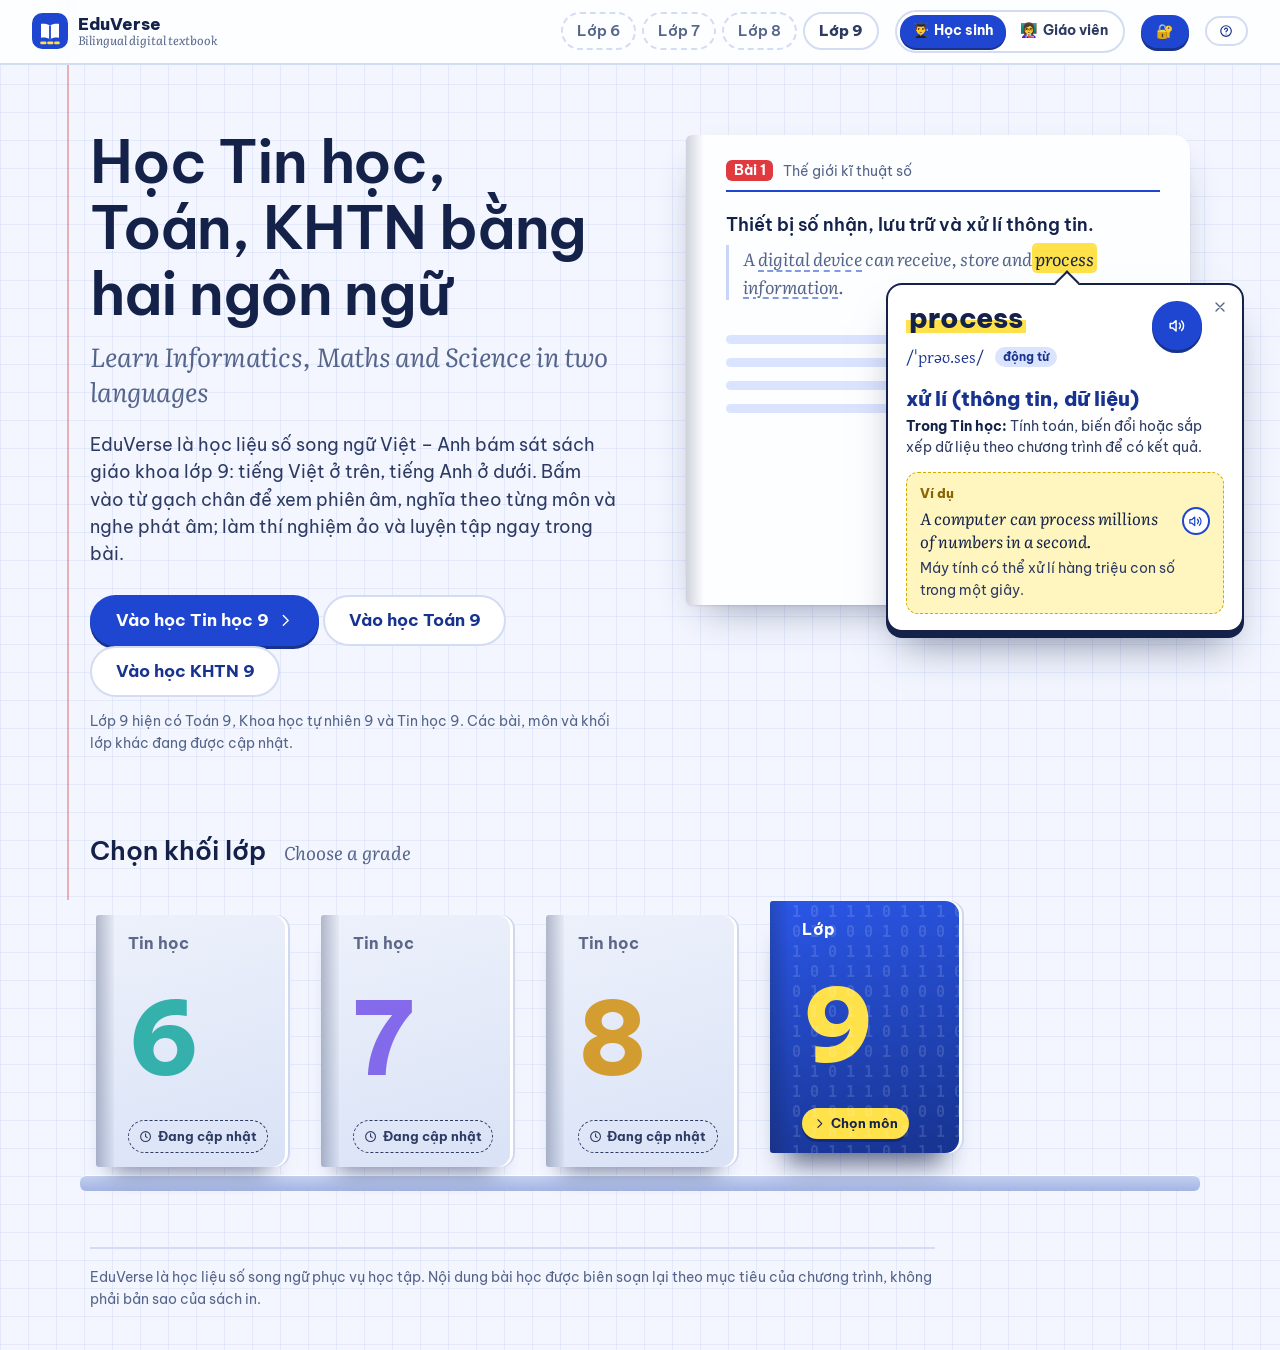
<file: index.html>
<!doctype html>
<html lang="vi">
<head>
  <meta charset="utf-8">
  <meta name="viewport" content="width=device-width, initial-scale=1">
  <title>EduVerse – Học liệu số song ngữ Việt – Anh</title>
  <meta name="description" content="EduVerse – học liệu số song ngữ Việt – Anh cho Tin học, Toán và Khoa học tự nhiên lớp 9: bấm vào thuật ngữ để xem phiên âm, nghĩa theo từng môn và nghe phát âm; có thí nghiệm ảo và luyện tập.">
  <meta name="theme-color" content="#1f46d0">
  <link rel="icon" href="data:image/svg+xml,%3Csvg xmlns='http://www.w3.org/2000/svg' viewBox='0 0 32 32'%3E%3Crect width='32' height='32' rx='9' fill='%231f46d0'/%3E%3Cpath d='M16 11.2c-2-1.5-4.8-2-8-1.6v12.4c3.2-.4 6 .1 8 1.6 2-1.5 4.8-2 8-1.6V9.6c-3.2-.4-6 .1-8 1.6z' fill='white'/%3E%3Cpath d='M8.5 26.6h15' stroke='%23ffe24a' stroke-width='2.4' stroke-linecap='round' stroke-dasharray='3.2 3'/%3E%3C/svg%3E">

  <!-- Phông chữ lấy từ Google Fonts khi có mạng; mất mạng thì tự dùng phông có sẵn trong máy (Segoe UI, Georgia…). -->
  <link rel="preconnect" href="https://fonts.googleapis.com">
  <link rel="preconnect" href="https://fonts.gstatic.com" crossorigin>
  <link href="https://fonts.googleapis.com/css2?family=Be+Vietnam+Pro:wght@400;500;600;700;800&family=Gentium+Plus:ital,wght@0,400;0,700;1,400&family=Literata:ital,wght@0,400;0,600;1,400;1,500&display=swap" rel="stylesheet">

  <link rel="stylesheet" href="css/styles.css">
</head>
<body>
  <a class="skip-link" href="#main">Bỏ qua, đến nội dung chính</a>

  <!-- Toàn bộ màn hình (trang chủ, danh sách bài, trang sách) được dựng vào đây bằng js/app.js -->
  <div id="app"></div>

  <!-- Popup từ vựng dùng chung -->
  <div id="vpop" class="vpop" role="dialog" aria-modal="false" aria-labelledby="vpop-title" hidden></div>

  <!-- Thông báo ngắn -->
  <div id="toast" class="toast" role="status" aria-live="polite"></div>

  <!-- Hộp thoại "Cách dùng". Biểu tượng [data-ico] được app.js chèn vào lúc khởi động. -->
  <dialog id="help" class="dlg" aria-labelledby="help-title">
    <form method="dialog" class="dlg__in">
      <h2 id="help-title"><span class="vi">Cách dùng cuốn sách này</span><span class="en" lang="en">How to use this book</span></h2>
      <ol>
        <li>
          <span class="dlg__ico" data-ico="list"></span>
          <p><b>Đọc song ngữ.</b> Dòng tiếng Việt ở trên, dòng tiếng Anh in nghiêng ở dưới. Gạt công tắc <b>Tiếng Anh</b> (hoặc nhấn phím <kbd>E</kbd>) để ẩn hoặc hiện phần tiếng Anh. Nút <b>A−</b> <b>A+</b> đổi cỡ chữ.</p>
        </li>
        <li>
          <span class="dlg__ico" data-ico="pencil"></span>
          <p><b>Bấm vào từ gạch chân nét đứt</b> trong phần tiếng Anh để mở bảng từ vựng: phiên âm, nghĩa trong Tin học và một câu ví dụ. Bấm ra ngoài hoặc nhấn <kbd>Esc</kbd> để đóng.</p>
        </li>
        <li>
          <span class="dlg__ico" data-ico="speaker"></span>
          <p><b>Bấm nút loa</b> để nghe phát âm. Chọn giọng <b>Anh</b> hoặc <b>Mỹ</b> ngay trên thanh công cụ. Nếu không nghe thấy tiếng, hãy kiểm tra âm lượng và dùng Chrome hoặc Edge.</p>
        </li>
        <li>
          <span class="dlg__ico" data-ico="right"></span>
          <p><b>Lật trang</b> bằng nút <b>Trang sau</b> / <b>Trang trước</b>, bằng phím <kbd>←</kbd> <kbd>→</kbd>, hoặc chọn trang trong danh sách thả xuống.</p>
        </li>
      </ol>
      <div class="dlg__foot"><button class="btn btn--primary" value="close" autofocus>Đã hiểu</button></div>
    </form>
  </dialog>

  <noscript>
    <p style="padding:24px;font:16px/1.5 sans-serif">Trang này cần bật JavaScript để hiển thị bài học. Hãy bật JavaScript trong trình duyệt rồi tải lại trang.</p>
  </noscript>

  <!-- Thứ tự nạp: biểu tượng → dữ liệu → hình minh hoạ → logic.
       Dùng thẻ script thường (không dùng module) để mở file trực tiếp bằng file:// vẫn chạy. -->
  <script src="js/auth.js"></script>
  <script src="js/icons.js"></script>
  <script src="js/data/catalog.js"></script>
  <script src="js/data/glossary.js"></script>
  <script src="js/data/lesson-tin9-bai1.js"></script>
  <script src="js/data/lesson-tin9-chu-de-2.js"></script>
  <script src="js/data/lesson-tin9-bai4.js"></script>
  <script src="js/data/lesson-tin9-bai5.js"></script>
  <script src="js/data/lesson-tin9-bai6.js"></script>
  <script src="js/data/lesson-tin9-bai7.js"></script>
  <script src="js/data/lesson-tin9-bai8.js"></script>
  <script src="js/data/lesson-tin9-bai9a.js"></script>
  <script src="js/data/lesson-tin9-bai10a.js"></script>
  <script src="js/data/lesson-tin9-bai11a.js"></script>
  <script src="js/data/lesson-tin9-bai12a.js"></script>
  <script src="js/data/lesson-tin9-bai13a.js"></script>
  <script src="js/data/lesson-tin9-bai14.js"></script>
  <script src="js/data/lesson-tin9-bai15.js"></script>
  <script src="js/data/lesson-tin9-bai16.js"></script>
  <script src="js/data/lesson-tin9-bai17.js"></script>
  <script src="js/illustrations.js"></script>
  <script src="js/illustrations-hinh.js"></script>
  <script src="js/illustrations-hinh2.js"></script>
  <script src="js/illustrations-hinh3.js"></script>
  <script src="js/illustrations-hinh4.js"></script>
  <script src="js/illustrations-tin.js"></script>
  <script src="js/illustrations-tin2.js"></script>
  <script src="js/illustrations-khtn.js"></script>
  <script src="js/data/lesson-toan9-chuong2.js"></script>
  <script src="js/data/lesson-toan9-chuong-ii.js"></script>
  <script src="js/data/lesson-toan9-chuong-iii.js"></script>
  <script src="js/data/lesson-toan9-chuong-iv.js"></script>
  <script src="js/data/lesson-toan9-chuong-v.js"></script>
  <script src="js/data/lesson-toan9-chuong-v-b2.js"></script>
  <script src="js/data/lesson-toan9-chuong-vi.js"></script>
  <script src="js/data/lesson-khtn9-bai1.js"></script>
  <script src="js/data/lesson-khtn9-bai2.js"></script>
  <script src="js/data/lesson-khtn9-bai3.js"></script>
  <script src="js/data/lesson-khtn9-bai4.js"></script>
  <script src="js/data/lesson-khtn9-bai5.js"></script>
  <script src="js/data/lesson-khtn9-bai6.js"></script>
  <script src="js/data/lesson-khtn9-bai7.js"></script>
  <script src="js/data/lesson-khtn9-bai8.js"></script>
  <script src="js/data/lesson-khtn9-bai9.js"></script>
  <script src="js/data/lesson-khtn9-bai10.js"></script>
  <script src="js/data/lesson-khtn9-bai11.js"></script>
  <script src="js/data/lesson-khtn9-bai12.js"></script>
  <script src="js/data/lesson-khtn9-bai13.js"></script>
  <script src="js/data/lesson-khtn9-bai14.js"></script>
  <script src="js/data/lesson-khtn9-bai15.js"></script>
  <script src="js/data/lesson-khtn9-bai16.js"></script>
  <script src="js/data/lesson-khtn9-bai17.js"></script>
  <script src="js/data/lesson-khtn9-bai18.js"></script>
  <script src="js/data/lesson-khtn9-bai19.js"></script>
  <script src="js/data/lesson-khtn9-bai20.js"></script>
  <script src="js/data/lesson-khtn9-bai21.js"></script>
  <script src="js/data/lesson-khtn9-bai22.js"></script>
  <script src="js/data/lesson-khtn9-bai23.js"></script>
  <script src="js/data/lesson-khtn9-bai24.js"></script>
  <script src="js/data/lesson-khtn9-bai25.js"></script>
  <script src="js/data/lesson-khtn9-bai26.js"></script>
  <script src="js/data/lesson-khtn9-bai27.js"></script>
  <script src="js/data/lesson-khtn9-bai28.js"></script>
  <script src="js/data/lesson-khtn9-bai29.js"></script>
  <script src="js/data/lesson-khtn9-bai30.js"></script>
  <script src="js/data/lesson-khtn9-bai31.js"></script>
  <script src="js/data/lesson-khtn9-bai32.js"></script>
  <script src="js/data/lesson-khtn9-bai33.js"></script>
  <script src="js/data/lesson-khtn9-bai34.js"></script>
  <script src="js/data/lesson-khtn9-bai35.js"></script>
  <script src="js/data/lesson-khtn9-bai36.js"></script>
  <script src="js/data/lesson-khtn9-bai37.js"></script>
  <script src="js/data/lesson-khtn9-bai38.js"></script>
  <script src="js/data/lesson-khtn9-bai39.js"></script>
  <script src="js/data/lesson-khtn9-bai40.js"></script>
  <script src="js/data/lesson-khtn9-bai41.js"></script>
  <!-- Lớp học (mã bài tập, mã kết quả) → luyện tập → khung hai cột → ứng dụng chính -->
  <script src="js/data/ai-bank.js"></script>
  <script src="js/ai.js"></script>
  <script src="js/phrases.js"></script>
  <script src="js/classroom.js"></script>
  <script src="js/practice.js"></script>
  <script src="js/games.js"></script>
  <script src="js/rain.js"></script>
  <script src="js/review.js"></script>
  <script src="js/quests.js"></script>
  <script src="js/workspace.js"></script>
  <script src="js/optics-lab.js"></script>
  <script src="js/optics-lens.js"></script>
  <script src="js/optics-prism.js"></script>
  <script src="js/circuit-lab.js"></script>
  <script src="js/circuit-ui.js"></script>
  <script src="js/optics-mag.js"></script>
  <script src="js/em-lab.js"></script>
  <script src="js/em-effects.js"></script>
  <script src="js/circuit-power.js"></script>
  <script src="js/energy-lab.js"></script>
  <script src="js/chem-lab.js"></script>
  <script src="js/chem-series.js"></script>
  <script src="js/chem-nonmetal.js"></script>
  <script src="js/chem-industry.js"></script>
  <script src="js/chem-lime.js"></script>
  <script src="js/prot-lab.js"></script>
  <script src="js/earth-lab.js"></script>
  <script src="js/earth-carbon.js"></script>
  <script src="js/gen-lab.js"></script>
  <script src="js/nucleic-lab.js"></script>
  <script src="js/gene-code.js"></script>
  <script src="js/mol-lab.js"></script>
  <script src="js/mol-w22.js"></script>
  <script src="js/mol-w23.js"></script>
  <script src="js/mol-w24.js"></script>
  <script src="js/mol-w25.js"></script>
  <script src="js/mol-w26.js"></script>
  <script src="js/mol-w27.js"></script>
  <script src="js/mol-w28.js"></script>
  <script src="js/mol-w29.js"></script>
  <script src="js/mol-w30.js"></script>
  <script src="js/mol-w31.js"></script>
  <script src="js/mol-w32.js"></script>
  <script src="js/mol-w33.js"></script>
  <script src="js/mol-w34.js"></script>
  <script src="js/mol-w35.js"></script>
  <script src="js/mol-w35b.js"></script>
  <script src="js/mol-w36.js"></script>
  <script src="js/mol-w37.js"></script>
  <script src="js/mol-w38.js"></script>
  <script src="js/mol-w38b.js"></script>
  <script src="js/mol-w39.js"></script>
  <script src="js/work-lab.js"></script>
  <script src="js/interactive.js"></script>
  <script src="js/roles.js"></script>
  <script src="js/levels.js"></script>
  <script src="js/guard.js"></script>
  <script src="js/app.js"></script>
</body>
</html>
</file>
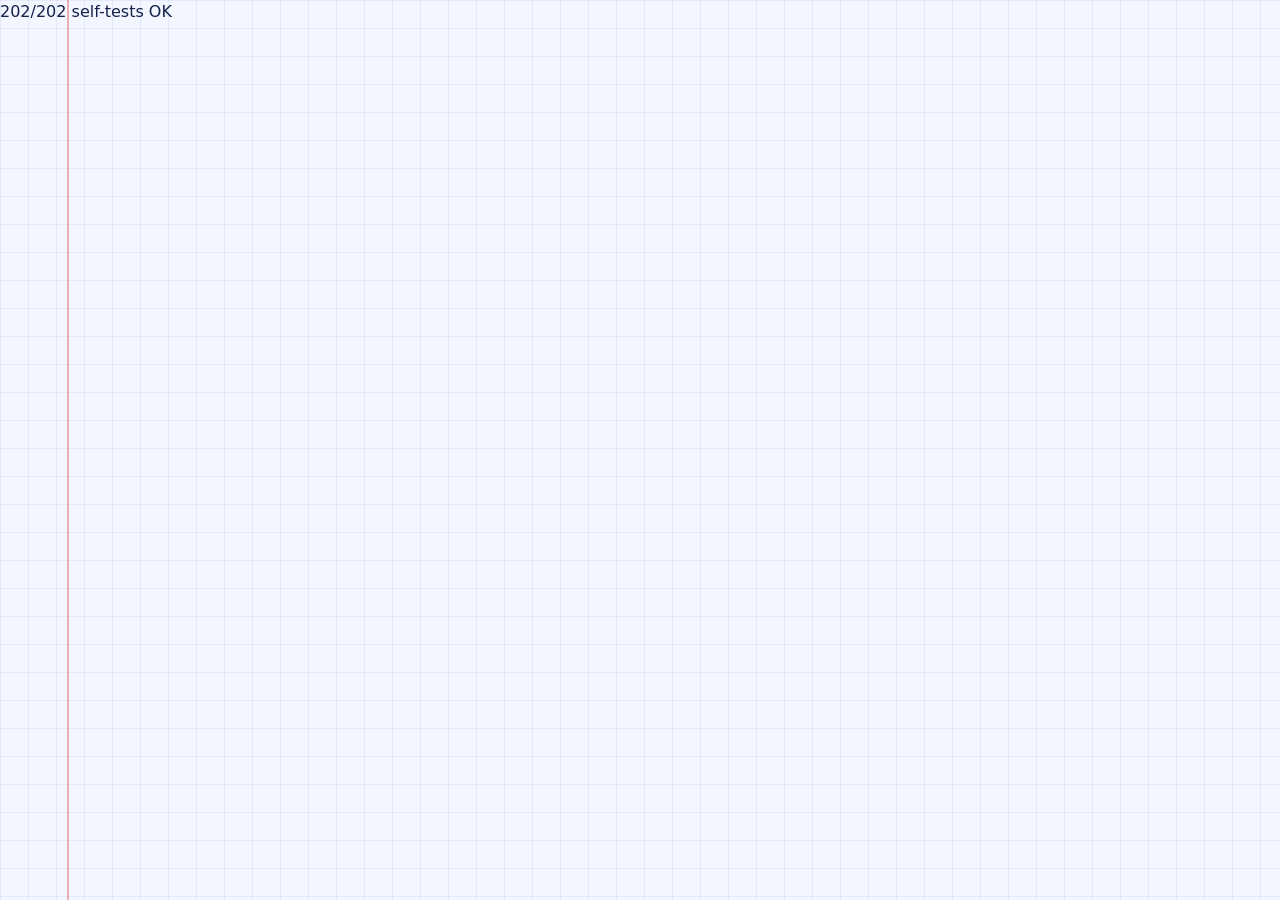
<file: js/circuit-lab.test.html>
<!doctype html><html lang="vi"><head><meta charset="utf-8"><meta name="viewport" content="width=device-width,initial-scale=1"><title>Circuit lab test</title><link rel="stylesheet" href="../css/styles.css"></head>
<body><div id="out"></div><div id="m"></div>
<script src="optics-lab.js"></script><script src="optics-lens.js"></script><script src="optics-prism.js"></script><script src="circuit-lab.js"></script><script src="circuit-ui.js"></script><script src="optics-mag.js"></script><script src="em-lab.js"></script><script src="em-effects.js"></script><script src="circuit-power.js"></script><script src="energy-lab.js"></script><script src="chem-lab.js"></script><script src="chem-series.js"></script><script src="chem-nonmetal.js"></script><script src="chem-industry.js"></script>
<script>
const t = OpticsLab.engine.selfTest(); document.getElementById('out').textContent = t.filter(x=>x.ok).length + '/' + t.length + ' self-tests OK';
const id = new URLSearchParams(location.search).get('sim'); if (id) { LabSims[id].fn(document.getElementById('m')); }
</script></body></html>
</file>
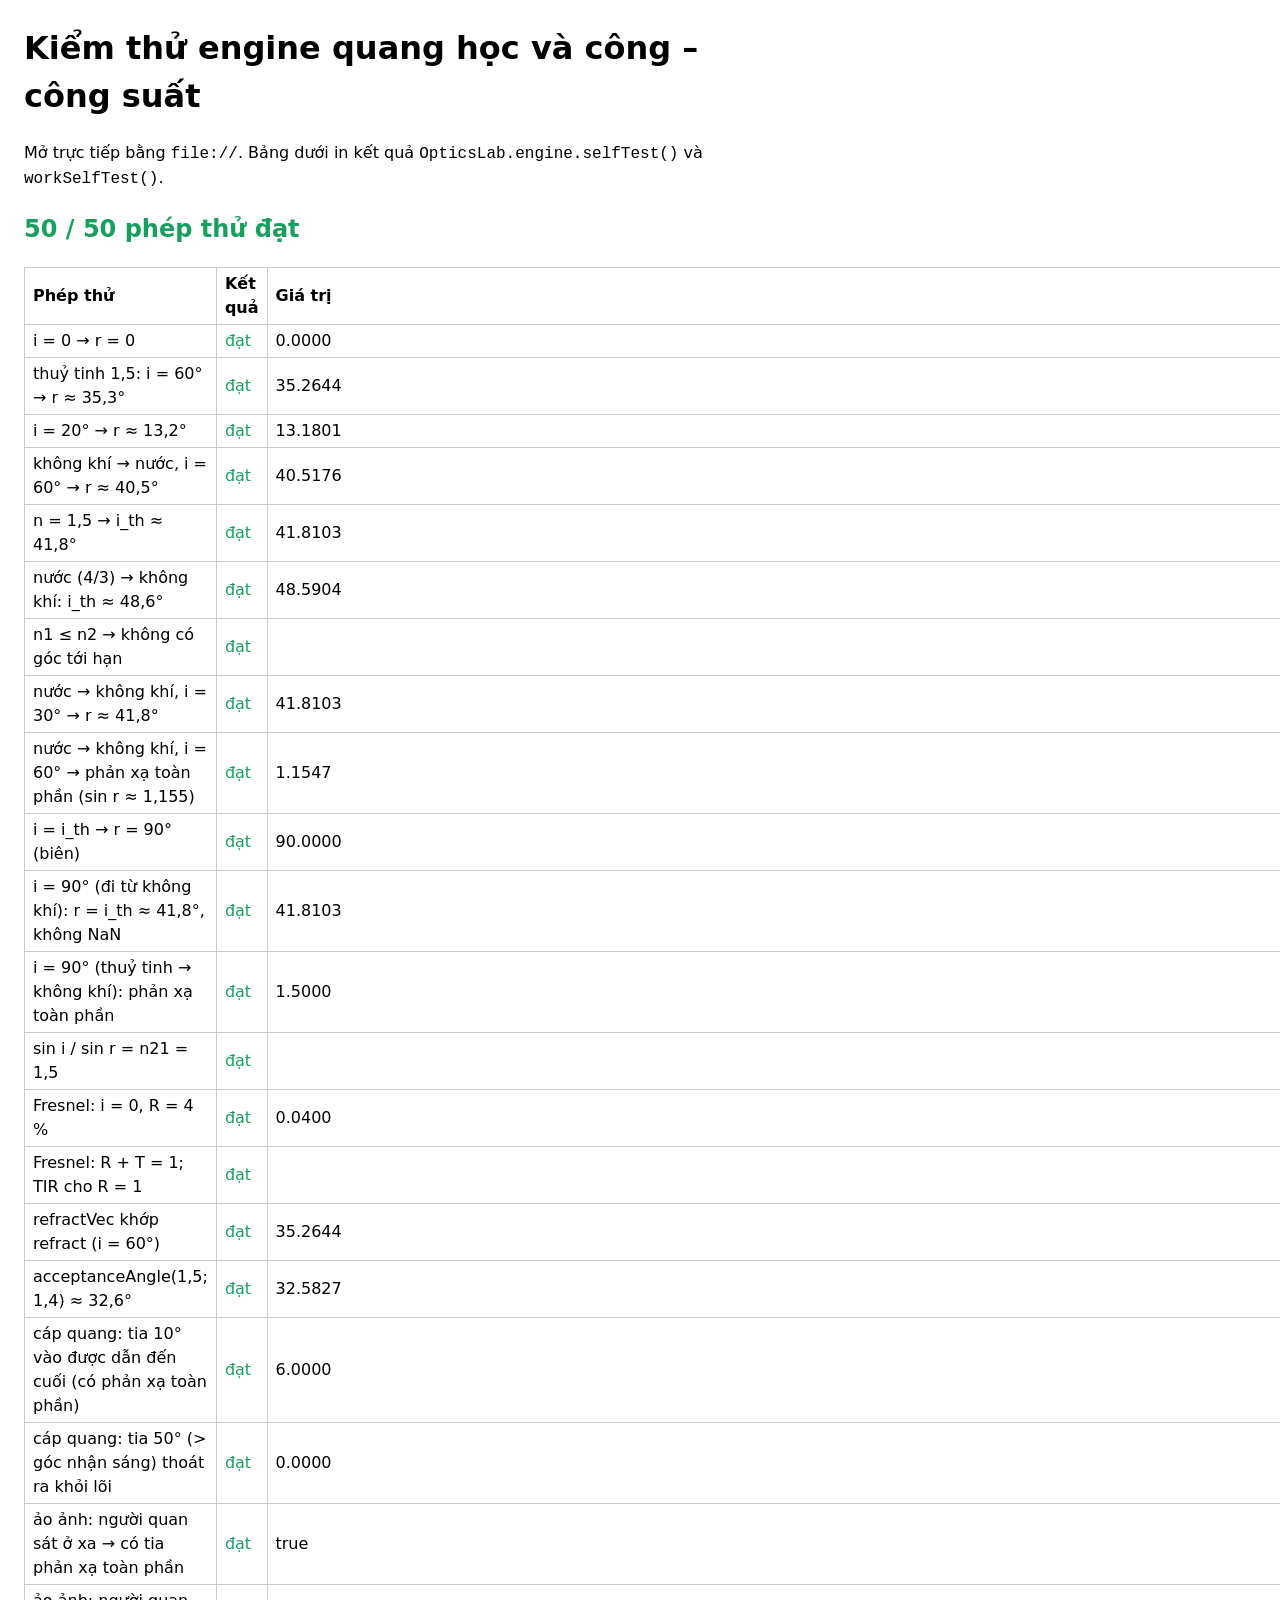
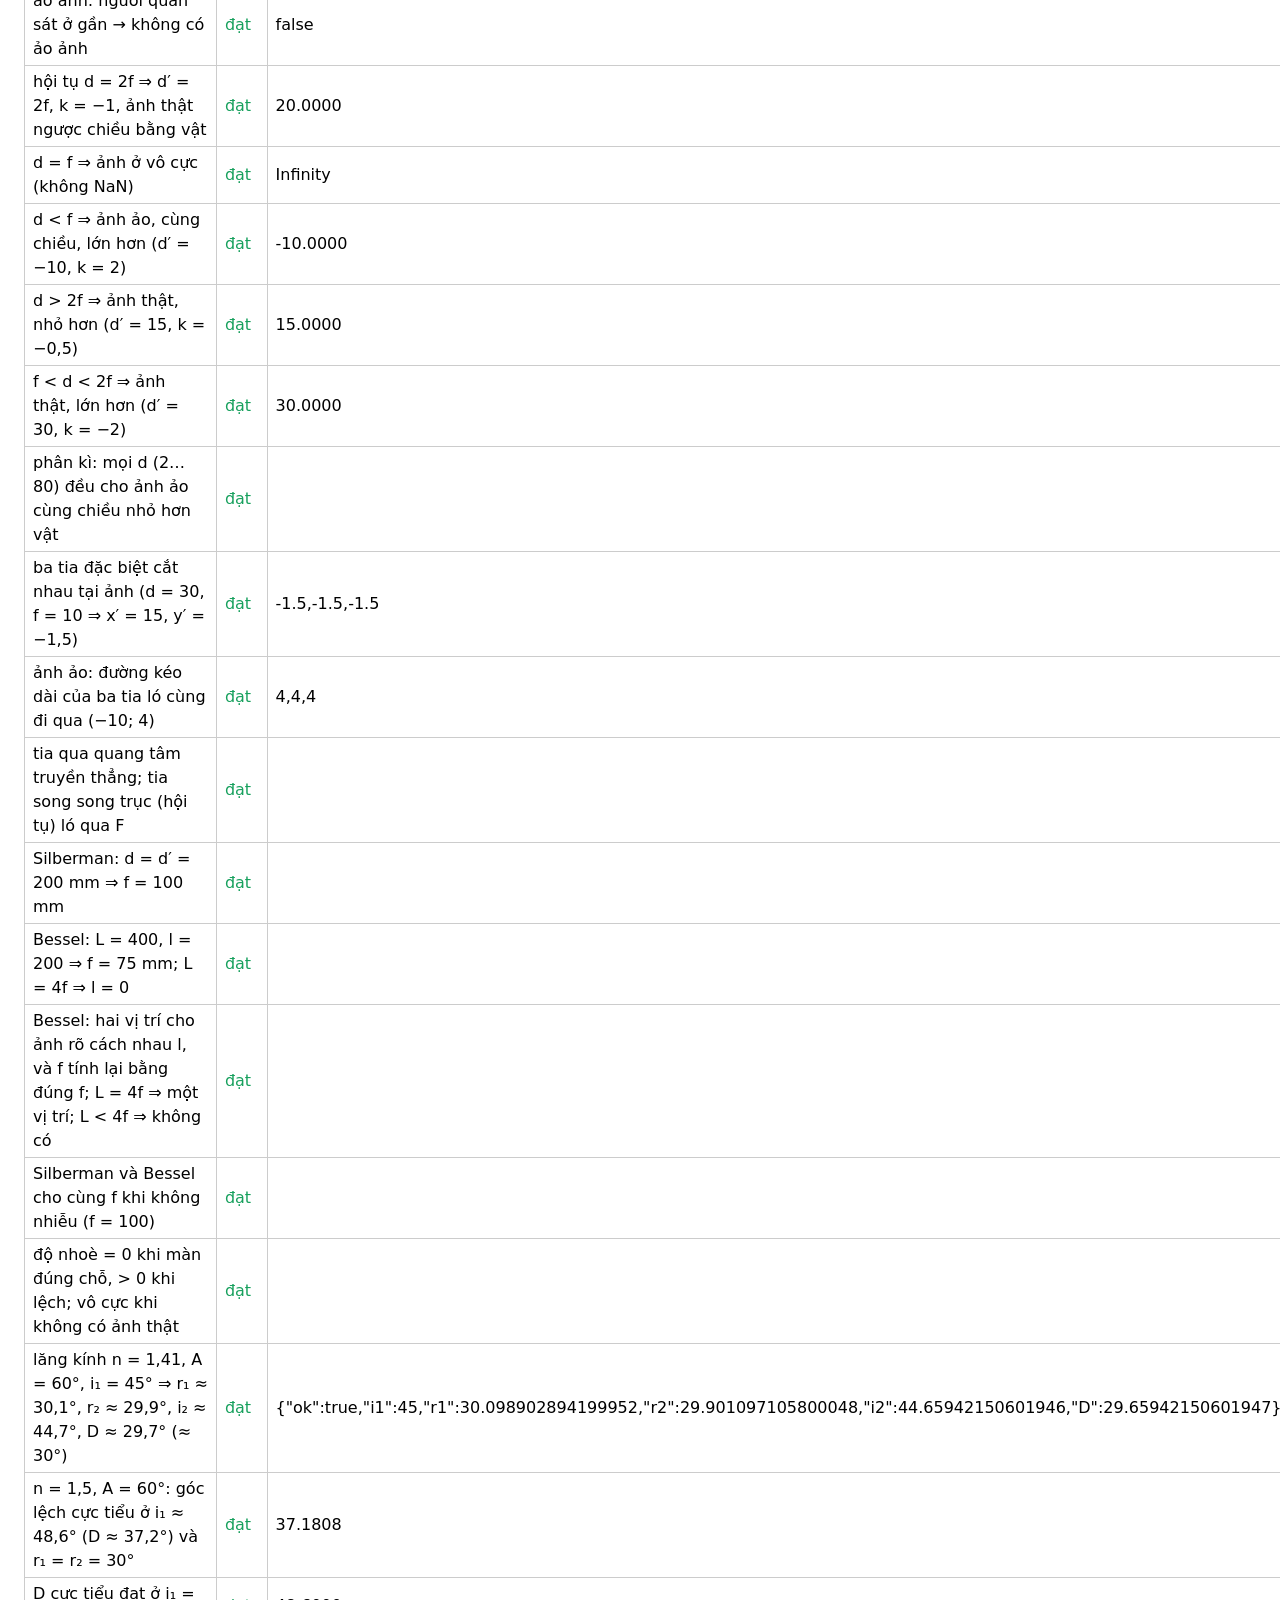
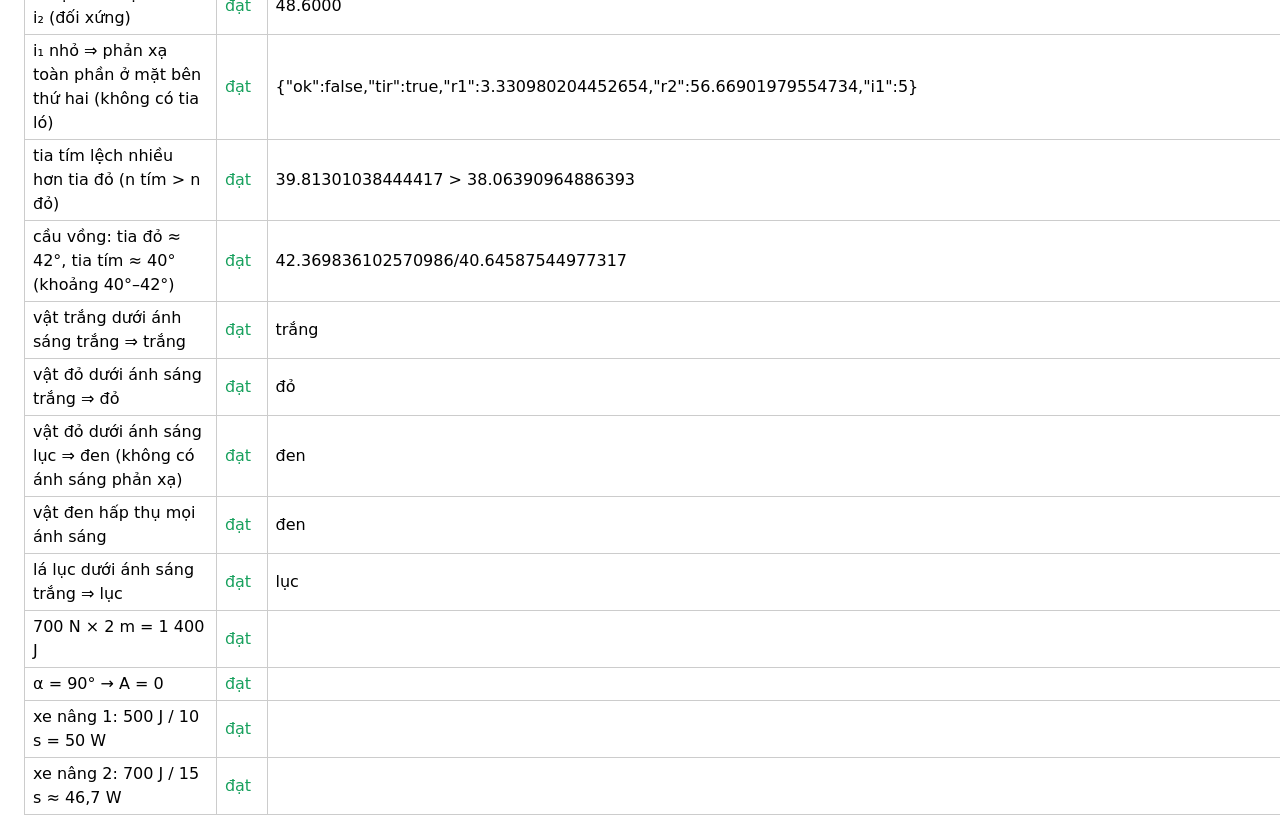
<file: js/optics-lab.test.html>
<!doctype html>
<html lang="vi"><head><meta charset="utf-8"><title>Kiểm thử optics-lab</title>
<style>body{font:16px/1.5 system-ui,sans-serif;margin:24px;max-width:760px}.ok{color:#17a05d}.no{color:#e0393e;font-weight:700}td,th{border:1px solid #ccc;padding:4px 8px;text-align:left}table{border-collapse:collapse}</style></head>
<body><h1>Kiểm thử engine quang học và công – công suất</h1><p>Mở trực tiếp bằng <code>file://</code>. Bảng dưới in kết quả <code>OpticsLab.engine.selfTest()</code> và <code>workSelfTest()</code>.</p><div id="out"></div>
<script src="optics-lab.js"></script><script src="optics-lens.js"></script><script src="optics-prism.js"></script><script src="work-lab.js"></script>
<script>
(function(){
  var rows=OpticsLab.engine.selfTest().concat(window.workSelfTest()), bad=rows.filter(function(r){return !r.ok}).length;
  document.getElementById('out').innerHTML='<h2 class="'+(bad?'no':'ok')+'">'+(rows.length-bad)+' / '+rows.length+' phép thử đạt</h2><table><tr><th>Phép thử</th><th>Kết quả</th><th>Giá trị</th></tr>'+
    rows.map(function(r){return '<tr><td>'+r.name+'</td><td class="'+(r.ok?'ok':'no')+'">'+(r.ok?'đạt':'SAI')+'</td><td>'+(r.got==null?'':(typeof r.got==='number'?r.got.toFixed(4):r.got))+'</td></tr>'}).join('')+'</table>';
  console.log(rows);
})();
</script></body></html>
</file>
<file: css/styles.css>
/* ==========================================================================
   SÁCH GIÁO KHOA SONG NGỮ TƯƠNG TÁC — giao diện
   --------------------------------------------------------------------------
   Ý tưởng thiết kế: cuốn sách là giao diện.
   - Bảng màu lấy từ bàn học của học sinh: mực xanh để viết, mực đỏ của lề vở
     và dòng gạch của thầy cô, bút dạ quang vàng để đánh dấu từ đang xem,
     nền vở ô li làm mặt bàn.
   - Ngôn ngữ nhận biết bằng kiểu chữ: tiếng Việt chữ không chân đậm ở trên,
     tiếng Anh chữ có chân nghiêng, màu dịu hơn ở dưới.
   Mục lục file:
     1. Biến & nền        6. Trang sách & trình đọc    11. Popup từ vựng
     2. Nút & thanh trên  7. Hệ chữ song ngữ           12. Toast, hộp thoại
     3. Trang chủ         8. Các khung nội dung        13. Responsive
     4. Giá sách (lớp)    9. Hình, bảng
     5. Danh sách bài    10. Tương tác (bit, câu hỏi)
   ========================================================================== */

/* ---------- 1. Biến & nền ------------------------------------------------ */
:root {
  --font-sans: "Be Vietnam Pro", "Segoe UI", Inter, Roboto, system-ui, -apple-system, "Helvetica Neue", Arial, sans-serif;
  --font-serif: Literata, "Source Serif 4", Georgia, Cambria, "Times New Roman", serif;
  --font-ipa: "Gentium Plus", "Gentium Book Plus", "Charis SIL", "Noto Sans", "Segoe UI", "Lucida Sans Unicode", "DejaVu Sans", "Arial Unicode MS", sans-serif;
  --font-mono: ui-monospace, "Cascadia Mono", Consolas, "DejaVu Sans Mono", Menlo, monospace;

  --ink: #14224a;          /* chữ chính: mực xanh đen */
  --ink-2: #2d3b63;
  --muted: #55658a;        /* tiếng Anh, chú thích */
  --pen: #1f46d0;          /* mực xanh */
  --pen-d: #17338f;
  --pen-l: #dbe4ff;
  --pen-xl: #eef2ff;
  --red: #e0393e;          /* mực đỏ: lề vở, nhãn quan trọng */
  --red-l: #ffe3e4;
  --sun: #ffe24a;          /* bút dạ quang */
  --sun-l: #fff6bf;
  --sun-d: #8a6400;
  --teal: #0aa39a;
  --teal-d: #067b74;
  --teal-l: #d6f4ef;
  --violet: #6c4be8;
  --violet-d: #4e32c2;
  --violet-l: #e9e3ff;
  --green: #17a05d;
  --green-l: #dcf5e4;
  --paper: #fdfeff;
  --desk: #f3f6ff;
  --grid: rgba(31, 70, 208, 0.075);
  --line: #d3dcf3;
  --rule-en: #c9d5f6;

  --scale: 1;
  --page-shadow: 0 1px 2px rgba(20, 34, 74, 0.1), 0 18px 40px -18px rgba(20, 34, 74, 0.45);
}

*, *::before, *::after { box-sizing: border-box; }
[hidden] { display: none !important; }

html { -webkit-text-size-adjust: 100%; }

body {
  margin: 0;
  min-height: 100vh;
  font-family: var(--font-sans);
  line-height: 1.55;
  color: var(--ink);
  background-color: var(--desk);
  /* nền vở ô li */
  background-image:
    linear-gradient(var(--grid) 1px, transparent 1px),
    linear-gradient(90deg, var(--grid) 1px, transparent 1px);
  background-size: 28px 28px;
  -webkit-font-smoothing: antialiased;
  text-rendering: optimizeLegibility;
}
/* đường lề đỏ của vở */
body::before {
  content: "";
  position: fixed;
  inset: 0 auto 0 clamp(18px, 5.2vw, 78px);
  width: 2px;
  background: rgba(224, 57, 62, 0.38);
  pointer-events: none;
  z-index: 0;
}
body.is-reader { background-color: #e6ecfb; }
#app { position: relative; z-index: 1; }

h1, h2, h3, p, ul, ol, figure { margin: 0; }
button { font: inherit; color: inherit; }
img, svg { max-width: 100%; }
a { color: var(--pen); }

:focus-visible { outline: 3px solid var(--pen); outline-offset: 2px; border-radius: 4px; }
.box--remember :focus-visible, .cover.is-open:focus-visible { outline-color: var(--sun); }

.sr-only {
  position: absolute; width: 1px; height: 1px; padding: 0; margin: -1px;
  overflow: hidden; clip: rect(0, 0, 0, 0); white-space: nowrap; border: 0;
}
.skip-link {
  position: absolute; left: 12px; top: -60px; z-index: 100;
  padding: .6em 1em; background: var(--ink); color: #fff; border-radius: 10px; font-weight: 700;
}
.skip-link:focus { top: 12px; }

.ico { flex: none; vertical-align: -0.14em; }

/* ---------- 2. Nút & thanh trên ----------------------------------------- */
.btn {
  display: inline-flex; align-items: center; justify-content: center; gap: .5em;
  padding: .62em 1.1em; border: 2px solid transparent; border-radius: 999px;
  font-weight: 700; line-height: 1.2; text-decoration: none; cursor: pointer;
  transition: background-color .15s, border-color .15s, transform .1s, box-shadow .1s;
}
.btn--primary { background: var(--pen); color: #fff; box-shadow: 0 3px 0 var(--pen-d); }
.btn--primary:hover { background: #2b52e2; }
.btn--primary:active { transform: translateY(2px); box-shadow: 0 1px 0 var(--pen-d); }
.btn--ghost { background: #fff; color: var(--pen-d); border-color: var(--line); }
.btn--ghost:hover { border-color: var(--pen); background: var(--pen-xl); }
.btn--lg { padding: .8em 1.4em; font-size: 1.05rem; }
.btn--sm { padding: .42em .9em; font-size: .88rem; }
.btn:disabled { opacity: .4; cursor: not-allowed; box-shadow: none; transform: none; }
.btn-icon {
  display: inline-grid; place-items: center; width: 2.3em; height: 2.3em; border-radius: 50%;
  background: #fff; border: 2px solid var(--line); color: var(--pen-d); cursor: pointer;
}
.btn-icon:hover { border-color: var(--pen); background: var(--pen-xl); }

.bar {
  position: sticky; top: 0; z-index: 30;
  display: flex; align-items: center; gap: 16px;
  padding: 10px clamp(14px, 3vw, 32px);
  background: rgba(253, 254, 255, 0.93);
  -webkit-backdrop-filter: blur(8px); backdrop-filter: blur(8px);
  border-bottom: 2px solid var(--line);
}
.brand { display: flex; align-items: center; gap: 10px; color: var(--ink); text-decoration: none; font-weight: 800; }
.brand__mark { width: 36px; height: 36px; flex: none; }
.brand__name { display: flex; flex-direction: column; line-height: 1.12; font-size: 1.04rem; }
.brand__name small { font-size: .76rem; }
.gradenav { display: flex; gap: 6px; margin-left: auto; }
.pill {
  padding: .38em .95em; border: 2px solid var(--line); border-radius: 999px; background: #fff;
  color: var(--ink-2); font-weight: 700; font-size: .92rem; text-decoration: none; cursor: pointer;
}
.pill:hover { border-color: var(--pen); color: var(--pen-d); }
.pill.is-current { background: var(--pen); border-color: var(--pen); color: #fff; }
.pill.is-soon { color: var(--muted); border-style: dashed; background: transparent; font-weight: 600; }

/* ---------- 3. Trang chủ ------------------------------------------------- */
.home { max-width: 1180px; margin: 0 auto; padding: clamp(28px, 5vw, 68px) clamp(16px, 4vw, 40px) 40px; }
.hero { display: grid; grid-template-columns: minmax(0, 1.02fr) minmax(0, .98fr); gap: clamp(28px, 5vw, 64px); align-items: start; }
.hero__title { font-size: clamp(2.3rem, 4.8vw, 3.7rem); line-height: 1.12; letter-spacing: -0.02em; font-weight: 800; }
.hero__title .vi { display: block; }
.hero__title .en { display: block; margin-top: .4em; font-size: .44em; letter-spacing: 0; line-height: 1.35; }
.hero__lead { max-width: 30em; margin-top: 1.3em; font-size: 1.1rem; color: var(--ink-2); }
.hero__cta { margin-top: 1.7em; }
.hero__note { margin-top: .9em; font-size: .9rem; color: var(--muted); }

.demo { position: relative; padding: 6px 0 0 4px; }
.demo__page {
  position: relative; min-height: 470px; padding: 26px 30px 30px 40px;
  background: var(--paper); border-radius: 6px 16px 16px 6px; box-shadow: var(--page-shadow);
}
.demo__page::before {
  content: ""; position: absolute; inset: 0 auto 0 0; width: 18px; border-radius: 6px 0 0 6px;
  background: linear-gradient(90deg, rgba(20, 34, 74, .2), transparent);
}
.demo__head { margin-bottom: 1.4em; padding-bottom: .6em; border-bottom: 2px solid var(--pen); font-size: .86rem; color: var(--muted); }
.demo__head b { margin-right: .5em; padding: .1em .55em; border-radius: 6px; background: var(--red); color: #fff; }
.demo__page .bi .vi { font-size: 1.12rem; }
.demo__page .bi .en { font-size: 1.1rem; }
.demo__skel { margin-top: 2.2em; }
.demo__skel i { display: block; height: 9px; margin: 14px 0; border-radius: 5px; background: var(--pen-l); }
.demo__skel i:nth-child(1) { width: 94%; } .demo__skel i:nth-child(2) { width: 86%; }
.demo__skel i:nth-child(3) { width: 91%; } .demo__skel i:nth-child(4) { width: 58%; }

/* ---------- 4. Giá sách chọn khối lớp ----------------------------------- */
.shelf { margin-top: clamp(36px, 6vw, 80px); }
.shelf__h { display: flex; align-items: baseline; flex-wrap: wrap; gap: .2em .7em; margin-bottom: 1.4rem; font-size: 1.6rem; font-weight: 800; }
.shelf__h .en { font-size: .72em; }
.shelf__books {
  position: relative; display: grid; grid-template-columns: repeat(4, minmax(0, 1fr));
  gap: clamp(14px, 3vw, 36px); align-items: end; list-style: none; margin: 0; padding: 22px 6px 24px;
}
.shelf__books::after {
  content: ""; position: absolute; left: -10px; right: -10px; bottom: 0; height: 16px; border-radius: 6px;
  background: linear-gradient(#c5d1f1, #a4b5e3); box-shadow: 0 1px 0 #fff inset, 0 10px 18px -10px rgba(20, 34, 74, .5);
}
.shelf__books li { position: relative; z-index: 1; }

.cover {
  --c1: #edf1fb; --c2: #d9e2f6; --hue: var(--teal);
  position: relative; display: flex; flex-direction: column; justify-content: space-between; align-items: flex-start;
  width: 100%; aspect-ratio: 3 / 4; padding: 16px 14px 14px 32px;
  border: 0; border-radius: 3px 14px 14px 3px; text-align: left; text-decoration: none; cursor: pointer;
  color: var(--ink-2);
  background: linear-gradient(165deg, var(--c1), var(--c2));
  box-shadow: 3px 0 0 #fff, 5px 0 0 #cfd8ee, 0 20px 22px -16px rgba(20, 34, 74, .55);
  transition: transform .16s ease-out;
}
.cover__spine {
  position: absolute; inset: 0 auto 0 0; width: 18px; border-radius: 3px 0 0 3px;
  background: linear-gradient(90deg, rgba(20, 34, 74, .28), rgba(20, 34, 74, .03));
}
.cover__sub { font-weight: 700; font-size: .98rem; }
.cover__num { font-size: clamp(3.8rem, 8.5vw, 6.4rem); font-weight: 800; line-height: .9; color: var(--hue); opacity: .8; }
.cover__state {
  display: inline-flex; align-items: center; gap: .4em; padding: .38em .8em; border-radius: 999px;
  border: 1.5px dashed currentColor; font-weight: 700; font-size: .82rem;
}
.cover--6 { --hue: #0aa39a; } .cover--7 { --hue: #6c4be8; } .cover--8 { --hue: #d08a00; }
.cover.is-open {
  --c1: #2b57e8; --c2: #17338f; color: #fff; transform: translateY(-14px);
  box-shadow: 3px 0 0 #fff, 5px 0 0 #cfd8ee, 0 26px 26px -16px rgba(20, 34, 74, .7);
}
.cover.is-open::after {
  content: ""; position: absolute; inset: 0 0 0 18px; border-radius: 0 14px 14px 0; pointer-events: none; opacity: .13;
  background-image: url("data:image/svg+xml,%3Csvg xmlns='http://www.w3.org/2000/svg' width='72' height='60'%3E%3Cg font-family='monospace' font-size='15' font-weight='700' fill='white'%3E%3Ctext x='4 22 40 58' y='16'%3E1011%3C/text%3E%3Ctext x='4 22 40 58' y='36'%3E0100%3C/text%3E%3Ctext x='4 22 40 58' y='56'%3E1101%3C/text%3E%3C/g%3E%3C/svg%3E");
}
.cover.is-open .cover__num { color: var(--sun); opacity: 1; }
.cover.is-open .cover__state { border: 0; background: var(--sun); color: var(--ink); box-shadow: 0 3px 0 rgba(0, 0, 0, .25); }
.cover.is-open:hover { transform: translateY(-20px); }
.cover.is-soon .cover__sub { opacity: .75; }

.foot { margin-top: 56px; padding-top: 18px; border-top: 2px solid var(--line); max-width: 60em; font-size: .88rem; color: var(--muted); }

/* ---------- 5. Danh sách bài -------------------------------------------- */
.lessons { max-width: 920px; margin: 0 auto; padding: 30px clamp(16px, 4vw, 32px) 64px; }
.crumbs { display: flex; align-items: center; gap: .35em; font-size: .92rem; color: var(--muted); }
.crumbs a { font-weight: 700; text-decoration: none; }
.crumbs a:hover { text-decoration: underline; }
.lessons__title { margin-top: .55em; font-size: clamp(2.1rem, 5vw, 3.1rem); font-weight: 800; line-height: 1.12; letter-spacing: -.01em; }
.lessons__title .vi, .lessons__title .en { display: block; }
.lessons__title .en { margin-top: .15em; font-size: .46em; letter-spacing: 0; }
.lessons__sum { margin-top: .9em; color: var(--ink-2); }

.topic { margin-top: 2.2rem; }
.topic__h { display: flex; align-items: flex-start; gap: .9em; margin-bottom: .7em; font-size: 1.12rem; line-height: 1.3; }
.topic__n {
  flex: none; margin-top: .12em; padding: .22em .75em; border-radius: 8px 8px 8px 2px;
  background: var(--red); color: #fff; font-size: .82rem; font-weight: 700; white-space: nowrap;
}
.topic__t .vi, .topic__t .en { display: block; }
.topic__t .vi { font-weight: 800; }
.topic__t .en { font-size: .92em; }
.lesson-list { list-style: none; padding: 0; }
.lesson { margin-top: .5rem; border-radius: 16px; }
.lesson__link, .lesson.is-soon { display: flex; align-items: center; gap: 16px; padding: 12px 14px; color: inherit; text-decoration: none; }
.lesson.is-ready { background: #fff; border: 2px solid var(--pen); box-shadow: 0 4px 0 var(--pen-d); }
.lesson.is-ready:hover { background: var(--pen-xl); }
.lesson.is-soon { border: 2px dashed var(--line); background: rgba(255, 255, 255, .55); }
.lesson__n {
  flex: none; display: grid; place-items: center; min-width: 2.9em; height: 2.9em; padding: 0 .4em;
  border-radius: 12px; background: var(--pen); color: #fff; font-weight: 800;
}
.lesson.is-soon .lesson__n { background: #e5ebf8; color: var(--muted); }
.lesson__body { flex: 1; min-width: 0; }
.lesson__t, .lesson__en, .lesson__meta { display: block; }
.lesson .lesson__t { font-weight: 700; font-size: 1.05rem; line-height: 1.35; }
.lesson.is-soon .lesson__t { font-weight: 600; color: var(--ink-2); }
.lesson__en { font-size: .92rem; line-height: 1.4; }
.lesson__meta { margin-top: .25em; font-size: .82rem; font-weight: 600; color: var(--teal-d); }
.soon {
  flex: none; display: inline-flex; align-items: center; gap: .4em; padding: .3em .8em;
  border: 1.5px dashed #b9c5e6; border-radius: 999px; font-size: .84rem; font-weight: 600; color: var(--muted);
}

/* ---------- 6. Trang sách & trình đọc ----------------------------------- */
.bar--reader { flex-wrap: wrap; gap: 8px 14px; }
.bar__back {
  display: inline-flex; align-items: center; gap: .3em; padding: .35em .8em .35em .5em; border-radius: 999px;
  color: var(--pen-d); font-weight: 700; text-decoration: none;
}
.bar__back:hover { background: var(--pen-xl); }
.bar__title { display: flex; align-items: center; gap: .6em; min-width: 0; font-weight: 700; }
.bar__title b { padding: .12em .6em; border-radius: 7px 7px 7px 2px; background: var(--red); color: #fff; font-size: .84rem; white-space: nowrap; }
.bar__title span { overflow: hidden; text-overflow: ellipsis; white-space: nowrap; }
.bar__tools { display: flex; align-items: center; flex-wrap: wrap; gap: 8px 10px; margin-left: auto; }

.switch {
  display: inline-flex; align-items: center; gap: .55em; padding: .28em .85em .28em .4em;
  border: 2px solid var(--line); border-radius: 999px; background: #fff; font-weight: 700; cursor: pointer;
}
.switch:hover { border-color: var(--pen); }
.switch__track { position: relative; width: 40px; height: 22px; border-radius: 999px; background: #c2cce6; transition: background-color .15s; }
.switch__thumb { position: absolute; top: 3px; left: 3px; width: 16px; height: 16px; border-radius: 50%; background: #fff; box-shadow: 0 1px 2px rgba(0, 0, 0, .35); transition: transform .15s; }
.switch[aria-checked="true"] .switch__track { background: var(--pen); }
.switch[aria-checked="true"] .switch__thumb { transform: translateX(18px); }

.seg { display: inline-flex; align-items: stretch; overflow: hidden; border: 2px solid var(--line); border-radius: 999px; background: #fff; }
.seg button { padding: .3em .8em; border: 0; background: transparent; color: var(--ink-2); font-weight: 700; cursor: pointer; }
.seg button + button { border-left: 2px solid var(--line); }
.seg button:hover { background: var(--pen-xl); }
.seg button[aria-pressed="true"] { background: var(--pen); color: #fff; }
.seg small { font-size: .7em; margin-left: .05em; vertical-align: .25em; }
.seg__ico { display: grid; place-items: center; padding: 0 .3em 0 .65em; color: var(--pen); border-right: 2px solid var(--line); }
.jump select {
  max-width: 250px; padding: .36em 2em .36em .85em; border: 2px solid var(--line); border-radius: 999px;
  font: inherit; font-weight: 600; color: var(--ink); background: #fff; cursor: pointer;
}

.hint {
  display: flex; align-items: center; gap: 12px; max-width: 1320px; margin: 14px auto 0;
  width: calc(100% - 2 * clamp(10px, 2.4vw, 28px)); padding: .65em 1em;
  background: var(--sun-l); border: 2px solid var(--sun); border-radius: 14px; font-size: .94rem;
}
.hint__ico { display: grid; place-items: center; flex: none; width: 2em; height: 2em; border-radius: 50%; background: var(--sun); color: var(--ink); }
.hint p { flex: 1; }
.hint__demo { text-decoration: underline dashed rgba(31, 70, 208, .7); text-decoration-thickness: 1.5px; text-underline-offset: .22em; font-weight: 700; }

/* overflow-x: clip — hiệu ứng lật trang xoay 3D tạm thời rộng hơn màn hình, không để nó làm trang bị kéo ngang trên điện thoại */
.desk { max-width: 1320px; margin: 0 auto; padding: 22px clamp(10px, 2.4vw, 28px) 56px; overflow-x: clip; }
.book {
  padding: 12px 14px 16px; border-radius: 22px;
  background: linear-gradient(180deg, #2441b5, #17297c);
  box-shadow: 0 2px 0 #3a5ce0 inset, 0 44px 60px -34px rgba(20, 34, 74, .6), 0 12px 22px -12px rgba(20, 34, 74, .45);
}
.spread { position: relative; display: grid; grid-template-columns: 1fr 1fr; border-radius: 12px; background: var(--paper); }
.spread::after { /* nếp gáy giữa hai trang */
  content: ""; position: absolute; top: 0; bottom: 0; left: 50%; width: 56px; transform: translateX(-50%); pointer-events: none; z-index: 2;
  background: linear-gradient(90deg, transparent, rgba(20, 34, 74, .1) 36%, rgba(20, 34, 74, .26) 50%, rgba(20, 34, 74, .1) 64%, transparent);
}
.page {
  position: relative; display: flex; flex-direction: column; min-height: 920px;
  padding: 22px 40px 22px; background: var(--paper); font-size: calc(16px * var(--scale));
}
.page--left { border-radius: 12px 0 0 12px; padding-right: 50px; }
.page--right { border-radius: 0 12px 12px 0; padding-left: 50px; }
.page--blank { background: linear-gradient(90deg, #f3f5fb, var(--paper)); }
.page__tab {
  position: absolute; top: 112px; width: 26px; padding: 12px 0; background: var(--red); color: #fff;
  font-size: .76em; font-weight: 700; text-align: center; writing-mode: vertical-rl;
}
.page--left .page__tab { left: 0; border-radius: 0 9px 9px 0; }
.page--right .page__tab { right: 0; border-radius: 9px 0 0 9px; }

.page__head {
  display: flex; justify-content: space-between; align-items: baseline; gap: 14px;
  margin-bottom: 1.2em; padding-bottom: .55em; border-bottom: 2px solid var(--pen); font-size: .78em; color: var(--muted);
}
.page--right .page__head { flex-direction: row-reverse; }
.page__head .vi { font-weight: 600; color: var(--pen-d); }
.page__body { flex: 1; }
.page__body > * + * { margin-top: 1.15em; }
.page__foot { display: flex; align-items: center; gap: .7em; margin-top: auto; padding-top: 1.5em; font-size: .8em; color: var(--muted); font-weight: 600; }
.page--right .page__foot { flex-direction: row-reverse; }
.pageno { display: grid; place-items: center; min-width: 2.5em; height: 2.5em; padding: 0 .4em; border-radius: 999px; background: var(--pen); color: #fff; font-weight: 800; }

.flip { display: flex; align-items: center; justify-content: center; gap: 16px; margin-top: 22px; }
.flip__info { min-width: 9em; text-align: center; font-weight: 700; color: var(--ink-2); }

@keyframes turnNext { from { opacity: 0; transform: perspective(1800px) rotateY(-8deg) translateX(28px); } to { opacity: 1; transform: none; } }
@keyframes turnPrev { from { opacity: 0; transform: perspective(1800px) rotateY(8deg) translateX(-28px); } to { opacity: 1; transform: none; } }
.turn-next { animation: turnNext .36s cubic-bezier(.2, .7, .2, 1) both; }
.turn-prev { animation: turnPrev .36s cubic-bezier(.2, .7, .2, 1) both; }

/* ---------- 7. Hệ chữ song ngữ ------------------------------------------ */
.vi { font-family: var(--font-sans); font-weight: 600; color: var(--ink); }
.en { font-family: var(--font-serif); font-style: italic; font-weight: 400; color: var(--muted); }
.vi strong { font-weight: 800; color: var(--pen-d); }
.en strong { font-weight: 700; color: var(--ink-2); }
.ipa { font-family: var(--font-ipa); font-style: normal; }

.bi p { margin: 0; }
.bi > .vi, .bi > .en { display: block; }
.bi > .vi { line-height: 1.6; }
.bi > .en { margin-top: .3em; padding-left: .8em; border-left: 3px solid var(--rule-en); font-size: .95em; line-height: 1.55; }
.page .bi + .bi, .page .bul .bi + .bi { margin-top: 1em; }

/* Từ vựng: gạch chân nét đứt nhẹ; bấm vào thì tô bút dạ quang */
.vocab {
  cursor: pointer; border-radius: 3px; margin: 0 -.06em; padding: 0 .06em; font-style: inherit;
  text-decoration: underline dashed rgba(31, 70, 208, .55); text-decoration-thickness: 1.5px; text-underline-offset: .24em;
  transition: background-color .12s, color .12s;
}
.vocab:hover { background: var(--pen-l); color: var(--pen-d); text-decoration-color: var(--pen); }
.vocab.is-active { background: var(--sun); color: var(--ink); text-decoration-color: transparent; box-shadow: 0 0 0 2px var(--sun); }

/* Tắt tiếng Anh: chỉ ẩn trong trang sách, giao diện ngoài trang không đổi */
body.en-off .book .en { display: none !important; }
body.en-off .book .bi > .vi { line-height: 1.65; }

/* ---------- 8. Các khung nội dung --------------------------------------- */
.box {
  --c: var(--pen); --bg: var(--pen-xl);
  position: relative; margin-top: 1.8em; padding: 1.55em 1.15em 1.1em;
  border: 2px solid var(--c); border-radius: 16px; background: var(--bg);
}
.box__tag {
  position: absolute; top: -1.05em; left: 1em; display: inline-flex; align-items: center; gap: .45em;
  max-width: calc(100% - 2em); padding: .26em .85em .26em .65em; border-radius: 999px;
  background: var(--tag-bg, var(--c)); color: var(--tag-fg, #fff);
  font-size: .92em; font-weight: 700; line-height: 1.25; white-space: nowrap;
}
.box__tag .vi, .box__tag .en { color: inherit; }
.box__tag .en { min-width: 0; overflow: hidden; text-overflow: ellipsis; font-weight: 400; font-size: .92em; opacity: .94; } /* nhãn quá dài thì rút gọn phần tiếng Anh */
.box__lead .vi { font-weight: 700; }

.box--goals { --c: var(--teal); --bg: #eefaf8; }
.box--warm { --c: #e1a800; --bg: var(--sun-l); --tag-bg: var(--sun); --tag-fg: var(--ink); border-style: dashed; }
.box--act { --c: var(--violet); --bg: #f6f3ff; }
.box--ask { --c: var(--pen); --bg: var(--pen-xl); }
.box--know { --c: var(--green); --bg: #effaf3; border-style: dashed; }
.box--practice { --c: var(--red); --bg: #fff8f8; }
.box--apply { --c: var(--teal); --bg: #eefaf8; }
.box--sum { --c: var(--violet); --bg: #f8f6ff; }
.box--vocab { --c: var(--pen); --bg: #fff; }
.box--lab { --c: var(--violet); --bg: #f7f5ff; }
.box--remember { --c: var(--pen-d); --bg: var(--pen); --tag-bg: var(--sun); --tag-fg: var(--ink); box-shadow: 0 5px 0 var(--pen-d); }
.box--remember .bi > .vi { color: #fff; }
.box--remember .bi > .vi strong { color: var(--sun); }
.box--remember .bi > .en { color: #d5dfff; border-left-color: rgba(255, 255, 255, .45); }
.box--remember .vocab { text-decoration-color: rgba(255, 255, 255, .7); }
.box--remember .vocab:hover { background: rgba(255, 255, 255, .18); color: #fff; }
.box--remember .vocab.is-active { background: var(--sun); color: var(--ink); }
.box__sub { margin-bottom: .6em; }
.box__sub .vi, .box__sub .en { display: block; }
.box__sub .vi { font-weight: 800; color: var(--violet-d); }
.box__hint { margin: .2em 0 .3em; font-size: .88em; color: var(--muted); }

/* Tiêu đề bài: chữ số tô bằng dãy bit, gạch sóng mực đỏ bên dưới */
.banner { position: relative; display: flex; align-items: flex-end; gap: 20px; padding: .2em 0 1.25em; }
.banner::after {
  content: ""; position: absolute; left: 0; right: 0; bottom: 0; height: 8px;
  background: url("data:image/svg+xml,%3Csvg xmlns='http://www.w3.org/2000/svg' width='24' height='8'%3E%3Cpath d='M0 4Q6 0 12 4T24 4' fill='none' stroke='%23e0393e' stroke-width='2.2' stroke-linecap='round'/%3E%3C/svg%3E") repeat-x;
}
.banner__num { flex: none; display: flex; flex-direction: column; align-items: flex-start; gap: .25em; }
.banner__word { margin-left: .2em; color: var(--red); font-size: 1.2em; font-weight: 800; line-height: 1; }
.bitnum {
  font-weight: 800; font-size: 8.6em; line-height: .8; color: var(--pen); padding-right: .04em;
}
@supports ((-webkit-background-clip: text) or (background-clip: text)) {
  .bitnum {
    color: transparent; -webkit-text-fill-color: transparent;
    background-image:
      url("data:image/svg+xml,%3Csvg xmlns='http://www.w3.org/2000/svg' width='68' height='56'%3E%3Cg font-family='monospace' font-size='14' font-weight='800'%3E%3Ctext x='3 20 37 54' y='12' fill='%231f46d0'%3E1011%3C/text%3E%3Ctext x='3 20 37 54' y='26' fill='%230aa39a'%3E0100%3C/text%3E%3Ctext x='3 20 37 54' y='40' fill='%2317338f'%3E1101%3C/text%3E%3Ctext x='3 20 37 54' y='54' fill='%231f46d0'%3E0010%3C/text%3E%3C/g%3E%3C/svg%3E"),
      linear-gradient(#cdd9ff, #cdd9ff);
    -webkit-background-clip: text; background-clip: text;
    -webkit-text-stroke: 3px var(--pen);
  }
}
.banner__title { font-size: 2.15em; line-height: 1.14; font-weight: 800; letter-spacing: -.01em; color: var(--pen-d); }
.banner__en { margin-top: .3em; font-size: 1.2em; }
.banner__text { padding-bottom: .15em; }

.sec { display: flex; align-items: flex-start; gap: .8em; }
.sec__n {
  flex: none; display: grid; place-items: center; width: 2.3em; height: 2.3em; border-radius: .75em;
  background: var(--pen); color: #fff; font-size: 1.15em; font-weight: 800; box-shadow: 0 3px 0 var(--pen-d);
}
.sec__t .vi, .sec__t .en { display: block; }
.sec__t .vi { font-size: 1.4em; font-weight: 800; line-height: 1.2; color: var(--pen-d); }
.sec__t .en { margin-top: .15em; font-size: 1.05em; }
.sub { margin-top: 1.5em; padding-left: .75em; border-left: 4px solid var(--red); line-height: 1.25; }
.page__body > .sub { margin-top: 1.5em; }
.sub .vi, .sub .en { display: block; }
.sub .vi { font-size: 1.1em; font-weight: 800; }
.sub .en { margin-top: .1em; font-size: .95em; }

.toc { margin-top: 1.7em; }
.toc__h .vi, .toc__h .en { display: block; }
.toc__h .vi { font-size: 1.2em; font-weight: 800; color: var(--pen-d); }
.toc__list { list-style: none; margin-top: .5em; padding: 0; }
.toc__row {
  display: flex; align-items: flex-start; gap: .7em; padding: .6em .3em; color: inherit; text-decoration: none;
  border-bottom: 1px solid var(--line); border-radius: 6px;
}
.toc__row:hover { background: var(--pen-xl); }
.toc__n { flex: none; display: grid; place-items: center; width: 1.9em; height: 1.9em; border-radius: 50%; background: var(--pen-l); color: var(--pen-d); font-weight: 800; font-size: .9em; }
.toc__t { flex: 0 1 auto; min-width: 0; }
.toc__t .vi, .toc__t .en { display: block; }
.toc__t .en { font-size: .9em; line-height: 1.4; }
.toc__dots { flex: 1; min-width: 1.2em; margin-top: 1.15em; border-bottom: 2px dotted #aebbe2; }
.toc__p { flex: none; min-width: 1.6em; text-align: right; font-weight: 800; color: var(--pen); }

.goal-list { list-style: none; margin-top: .85em; padding: 0; display: grid; gap: .8em; }
.goal-list li { position: relative; padding-left: 1.95em; }
.goal-list li::before {
  content: ""; position: absolute; left: 0; top: .25em; width: 1.3em; height: 1.3em; border-radius: 50%;
  background: var(--teal) url("data:image/svg+xml,%3Csvg xmlns='http://www.w3.org/2000/svg' viewBox='0 0 24 24' fill='none' stroke='white' stroke-width='3.4' stroke-linecap='round' stroke-linejoin='round'%3E%3Cpath d='M5 12.5l4.5 4.5L19 7.5'/%3E%3C/svg%3E") center / 68% no-repeat;
}
.goal-list .bi + .bi { margin-top: 0; }

.warm__art { margin: .1em 0 1em; }
.warm__art svg { display: block; width: 100%; height: auto; }
.ask { display: flex; gap: .8em; margin-top: 1.1em; padding-top: 1em; border-top: 2px dashed rgba(138, 100, 0, .4); }
.ask__q { flex: none; display: grid; place-items: center; width: 2.1em; height: 2.1em; border-radius: 50%; background: var(--pen); color: #fff; font-weight: 800; }
.ask__text { flex: 1; }
.ask__text > .vi { font-weight: 700; }

.bul { list-style: none; padding: 0; display: grid; gap: .85em; }
.bul li { position: relative; padding-left: 1.5em; }
.bul li::before { content: ""; position: absolute; left: .15em; top: .62em; width: .55em; height: .55em; border-radius: 50%; background: var(--red); }
.bul--tick li::before {
  left: 0; top: .28em; width: 1.2em; height: 1.2em; background: var(--violet) url("data:image/svg+xml,%3Csvg xmlns='http://www.w3.org/2000/svg' viewBox='0 0 24 24' fill='none' stroke='white' stroke-width='3.4' stroke-linecap='round' stroke-linejoin='round'%3E%3Cpath d='M5 12.5l4.5 4.5L19 7.5'/%3E%3C/svg%3E") center / 68% no-repeat;
}
.bul--tick li { padding-left: 1.85em; }
.bul .bi + .bi { margin-top: 0; }

.abil { list-style: none; padding: 0; display: grid; gap: .8em; }
.abil li { display: flex; align-items: flex-start; gap: .85em; padding: .75em .9em; border: 2px solid var(--line); border-radius: 14px; background: #fff; }
.abil__ico { flex: none; display: grid; place-items: center; width: 2.7em; height: 2.7em; border-radius: 50%; background: var(--pen-l); color: var(--pen-d); font-size: 1.1em; }
.abil li:nth-child(2) .abil__ico { background: var(--teal-l); color: var(--teal-d); }
.abil li:nth-child(3) .abil__ico { background: var(--red-l); color: #b4262b; }
.abil li:nth-child(4) .abil__ico { background: var(--violet-l); color: var(--violet-d); }
.abil li:nth-child(5) .abil__ico { background: var(--sun-l); color: var(--sun-d); }
.abil__body { min-width: 0; }
.abil__t .vi, .abil__t .en, .abil__ex .vi, .abil__ex .en { display: block; }
.abil__t .vi { font-weight: 800; }
.abil__t .en { font-size: .94em; }
.abil__ex { margin-top: .4em; font-size: .86em; line-height: 1.45; }
.abil__ex .vi { font-weight: 500; color: var(--ink-2); }
.abil__ex .vi b { color: var(--pen-d); }
.abil__ex .en b { font-style: normal; }

/* ---------- 9. Hình, bảng ----------------------------------------------- */
.hero-art svg { display: block; width: 100%; height: auto; border: 2px solid var(--ink); border-radius: 22px; box-shadow: 0 5px 0 var(--ink); }
.fig { margin-top: 1.3em; }
.fig__art { padding: 8px; background: #fff; border: 2px solid var(--line); border-radius: 16px; }
.fig__art svg { display: block; width: 100%; height: auto; }
.fig figcaption { margin-top: .65em; font-size: .88em; line-height: 1.45; }
.fig figcaption .vi, .fig figcaption .en { display: block; }
.fig figcaption .vi { font-weight: 600; }
.fig__no { color: var(--red); font-weight: 800; }
.en .fig__no { font-style: normal; color: var(--red); }

.art text { font-family: var(--font-sans); }
.art .en { font-family: var(--font-serif); font-style: italic; font-weight: 400; }

.tbl-wrap { margin-top: 1em; overflow-x: auto; }
.tbl { width: 100%; border-collapse: separate; border-spacing: 0; font-size: .9em; }
.tbl th, .tbl td { padding: .6em .7em; text-align: left; vertical-align: top; border-bottom: 1.5px solid var(--line); }
.tbl .vi, .tbl .en { display: block; }
.tbl .en { font-size: .92em; line-height: 1.4; }
.tbl--fill { background: #fff; border-radius: 12px; }
.tbl--fill th { background: var(--violet); border-bottom: 0; }
.tbl--fill th .vi, .tbl--fill th .en { color: #fff; }
.tbl--fill th:first-child { border-top-left-radius: 10px; }
.tbl--fill th:last-child { border-top-right-radius: 10px; }
.tbl--fill td + td, .tbl--fill th + th { border-left: 1.5px solid rgba(108, 75, 232, .25); }
.tbl--fill td.blank { height: 3.1em; border-bottom: 2px dotted var(--violet); }
.tbl--fill th, .tbl--fill td { padding-left: .55em; padding-right: .55em; }
.tbl--fill th:first-child, .tbl--fill td:first-child { min-width: 5.6em; }
.tbl--cmp { background: #fff; border: 2px solid var(--line); border-radius: 14px; overflow: hidden; }
.tbl--cmp th { padding: .7em .8em; border-bottom: 0; }
.tbl--cmp th.is-benefit { background: var(--teal-l); color: var(--teal-d); border-top: 5px solid var(--teal); }
.tbl--cmp th.is-risk { background: var(--red-l); color: #a52429; border-top: 5px solid var(--red); }
.tbl--cmp th .vi, .tbl--cmp th .en { color: inherit; }
.tbl--cmp th .vi { font-weight: 800; font-size: 1.08em; }
.tbl--cmp th .ico { float: left; margin: .12em .5em 0 0; font-size: 1.25em; }
.cmp__h { display: block; overflow: hidden; }
.tbl--cmp td + td, .tbl--cmp th + th { border-left: 2px solid var(--line); }
.tbl--cmp tr:last-child td { border-bottom: 0; }

/* ---------- 10. Tương tác: thử nghiệm bit, câu hỏi ---------------------- */
.bits { display: grid; grid-template-columns: repeat(8, minmax(0, 1fr)); gap: .4em; margin: 1em 0 .8em; }
.bit {
  display: flex; flex-direction: column; align-items: center; gap: .1em; padding: .35em 0 .45em;
  border: 2px solid var(--violet); border-radius: 12px; background: #fff; color: var(--violet-d); cursor: pointer;
  transition: background-color .12s, color .12s, transform .08s;
}
.bit:hover { background: var(--violet-l); }
.bit:active { transform: translateY(2px); }
.bit__w { font-size: .72em; font-weight: 600; color: var(--muted); }
.bit__v { font-family: var(--font-mono); font-size: 1.6em; font-weight: 800; line-height: 1.1; }
.bit.is-on { background: var(--violet); color: #fff; }
.bit.is-on .bit__w { color: #ddd3ff; }
.lab-out { display: grid; grid-template-columns: 1.35fr 1fr .9fr; gap: .6em; }
.lab-out__cell { padding: .5em .7em; border: 2px solid var(--line); border-radius: 12px; background: #fff; min-width: 0; }
.lab-out__k .vi, .lab-out__k .en { display: block; }
.lab-out__k .vi { font-size: .78em; font-weight: 700; color: var(--muted); }
.lab-out__k .en { font-size: .76em; }
.lab-out__v { display: block; font-family: var(--font-mono); font-size: 1.32em; font-weight: 800; color: var(--violet-d); line-height: 1.25; white-space: nowrap; }
.lab-out__v--chr { font-size: 1.9em; line-height: 1.05; color: var(--red); }
.lab-in { display: flex; align-items: center; flex-wrap: wrap; gap: .5em .8em; margin-top: .9em; }
.lab-in__k .vi { font-weight: 700; }
.lab-in__k .en { margin-left: .5em; font-size: .92em; }
.lab-in input {
  width: 3.3em; padding: .1em .2em; border: 2px solid var(--violet); border-radius: 12px; background: #fff;
  color: var(--ink); font: 800 1.5em var(--font-mono); text-align: center;
}
.lab-msg { min-height: 1.4em; margin-top: .5em; font-size: .86em; font-weight: 600; color: var(--red); }

.quiz { list-style: none; margin-top: .6em; padding: 0; display: grid; gap: 1.2em; }
.q { padding-bottom: 1.1em; border-bottom: 2px dotted rgba(224, 57, 62, .35); }
.q:last-child { padding-bottom: 0; border-bottom: 0; }
.q__no { color: var(--red); font-weight: 800; }
.q__text > .en .q__no { font-style: normal; }
.q__opts { display: grid; gap: .5em; margin-top: .7em; }
.q__opts--2 { grid-template-columns: repeat(auto-fit, minmax(13.5em, 1fr)); }
.opt {
  display: flex; align-items: center; gap: .7em; width: 100%; padding: .5em .7em; text-align: left;
  border: 2px solid var(--line); border-radius: 12px; background: #fff; cursor: pointer;
  transition: border-color .12s, background-color .12s;
}
.opt:hover:not(:disabled) { border-color: var(--red); background: #fff8f8; }
.opt:disabled { cursor: default; color: inherit; }
.opt__k { flex: none; display: grid; place-items: center; width: 1.9em; height: 1.9em; border-radius: 50%; background: var(--pen-l); color: var(--pen-d); font-weight: 800; }
.opt__body { flex: 1; min-width: 0; }
.opt__body .vi, .opt__body .en { display: block; }
.opt__body .vi { font-weight: 600; }
.opt__body .en { font-size: .9em; line-height: 1.35; }
.opt__mark { flex: none; width: 1.4em; height: 1.4em; }
.opt.is-right { border-color: var(--green); background: var(--green-l); }
.opt.is-right .opt__k { background: var(--green); color: #fff; }
.opt.is-right .opt__mark { background: url("data:image/svg+xml,%3Csvg xmlns='http://www.w3.org/2000/svg' viewBox='0 0 24 24' fill='none' stroke='%2317a05d' stroke-width='3.2' stroke-linecap='round' stroke-linejoin='round'%3E%3Cpath d='M5 12.5l4.5 4.5L19 7.5'/%3E%3C/svg%3E") center / contain no-repeat; }
.opt.is-wrong { border-color: var(--red); background: var(--red-l); }
.opt.is-wrong .opt__k { background: var(--red); color: #fff; }
.opt.is-wrong .opt__mark { background: url("data:image/svg+xml,%3Csvg xmlns='http://www.w3.org/2000/svg' viewBox='0 0 24 24' fill='none' stroke='%23e0393e' stroke-width='3.2' stroke-linecap='round'%3E%3Cpath d='M6 6l12 12M18 6 6 18'/%3E%3C/svg%3E") center / contain no-repeat; }
.q__why { margin-top: .7em; padding: .65em .85em; border-left: 5px solid var(--green); border-radius: 4px 12px 12px 4px; background: #fff; }
.q__why.is-bad { border-left-color: var(--red); }
.q__verdict { display: flex; align-items: center; flex-wrap: wrap; gap: .2em .6em; margin-bottom: .4em; font-weight: 800; }
.q__why.is-ok .q__verdict { color: #0e7a42; }
.q__why.is-bad .q__verdict { color: #b4262b; }
.q__verdict .vi, .q__verdict .en { color: inherit; }
.q__verdict .en { font-weight: 400; }
.quiz__foot { display: flex; align-items: center; justify-content: space-between; gap: .8em; flex-wrap: wrap; margin-top: 1em; }
.quiz__score .vi, .quiz__score .en { display: block; }
.quiz__score .vi { font-size: .9em; }
.quiz__score .en { font-size: .85em; }

.vlist { list-style: none; padding: 0; container-type: inline-size; }
.vrow {
  display: grid; grid-template-columns: auto minmax(5.5em, 7.6em) minmax(7em, 9.6em) 1fr; align-items: center; gap: .3em .7em;
  padding: .4em 0; border-bottom: 1px dashed var(--line);
}
.vrow:last-child { border-bottom: 0; }
.vrow__w { font-weight: 700; }
.vrow__ipa { font-size: .98em; color: var(--ink-2); }
.vrow__vi { font-size: .9em; font-weight: 500; color: var(--ink-2); line-height: 1.35; }
/* Bảng hẹp (laptop nhỏ, điện thoại): nghĩa tiếng Việt xuống dòng dưới từ và phiên âm cho đủ chỗ */
@container (max-width: 480px) {
  .vrow { grid-template-columns: auto minmax(0, 1fr) auto; }
  .vrow .say { grid-row: 1 / span 2; }
  .vrow__ipa { text-align: right; }
  .vrow__vi { grid-column: 2 / -1; }
}

/* Nút loa */
.say {
  flex: none; display: inline-grid; place-items: center; width: 2.1em; height: 2.1em; padding: 0;
  border: 2px solid var(--pen); border-radius: 50%; background: #fff; color: var(--pen); cursor: pointer;
  transition: background-color .12s, color .12s;
}
.say:hover { background: var(--pen); color: #fff; }
.say--lg { width: 2.8em; height: 2.8em; font-size: 1.1em; background: var(--pen); color: #fff; box-shadow: 0 3px 0 var(--pen-d); }
.say--lg:hover { background: #2b52e2; }
.say--lg:active { transform: translateY(2px); box-shadow: 0 1px 0 var(--pen-d); }
.say--sm { width: 1.95em; height: 1.95em; font-size: .92em; }
.say.is-speaking { background: var(--sun); color: var(--ink); border-color: var(--ink); animation: speak 1s ease-in-out infinite; }
@keyframes speak { 50% { box-shadow: 0 0 0 6px rgba(255, 226, 74, .55); } }

/* ---------- 11. Popup từ vựng ------------------------------------------- */
.vpop {
  position: absolute; z-index: 80; width: min(358px, calc(100vw - 20px)); padding: 16px 18px 16px;
  background: #fff; color: var(--ink); border: 2px solid var(--ink); border-radius: 16px;
  box-shadow: 0 6px 0 var(--ink), 0 26px 40px -16px rgba(20, 34, 74, .5);
  font-family: var(--font-sans);
}
.vpop:not([hidden]) { animation: popIn .15s ease-out; }
@keyframes popIn { from { opacity: 0; transform: translateY(-6px); } to { opacity: 1; transform: none; } }
.vpop.is-above:not([hidden]) { animation-name: popInUp; }
@keyframes popInUp { from { opacity: 0; transform: translateY(6px); } to { opacity: 1; transform: none; } }
.vpop__arrow {
  position: absolute; left: var(--arrow-x, 50%); top: -11px; width: 18px; height: 18px; background: #fff;
  border-left: 2px solid var(--ink); border-top: 2px solid var(--ink); transform: translateX(-50%) rotate(45deg);
}
.vpop.is-above .vpop__arrow { top: auto; bottom: -11px; border: 0; border-right: 2px solid var(--ink); border-bottom: 2px solid var(--ink); }
.vpop__x {
  position: absolute; top: 8px; right: 8px; display: grid; place-items: center; width: 28px; height: 28px;
  border: 0; border-radius: 50%; background: transparent; color: var(--muted); cursor: pointer;
}
.vpop__x:hover { background: var(--greyL, #e8edf9); color: var(--ink); }
.vpop__head { display: flex; align-items: flex-start; justify-content: space-between; gap: 12px; padding-right: 1.4em; }
.vpop__word {
  display: inline; margin: 0; padding: 0 .12em; font-size: 1.75rem; font-weight: 800; line-height: 1.2; letter-spacing: -.01em;
  background: linear-gradient(transparent 58%, var(--sun) 58%, var(--sun) 93%, transparent 93%);
}
.vpop__meta { display: flex; align-items: center; flex-wrap: wrap; gap: .3em .7em; margin: .55em 0 0; }
.vpop__meta .ipa { font-size: 1.08rem; color: var(--pen-d); }
.vpop__pos { padding: .08em .65em; border-radius: 999px; background: var(--pen-l); color: var(--pen-d); font-size: .76rem; font-weight: 700; }
.vpop__vi { margin: .8em 0 .25em; font-size: 1.22rem; font-weight: 800; line-height: 1.3; color: var(--pen-d); }
.vpop__ctx { font-size: .88rem; line-height: 1.5; color: var(--ink-2); }
.vpop__ctx b { color: var(--ink); }
.vpop__ex { margin-top: .85em; padding: .7em .8em; border: 1.5px dashed #d1ab00; border-radius: 12px; background: var(--sun-l); }
.vpop__ex-k { margin-bottom: .2em; font-size: .8rem; font-weight: 800; color: var(--sun-d); }
.vpop__ex-row { display: flex; align-items: flex-start; gap: .6em; }
.vpop__ex-en { flex: 1; font-family: var(--font-serif); font-style: italic; font-size: 1.02rem; line-height: 1.45; }
.vpop__ex-vi { margin-top: .3em; font-size: .88rem; color: var(--ink-2); }

/* ---------- 12. Toast, hộp thoại ---------------------------------------- */
.toast {
  position: fixed; left: 50%; bottom: 22px; z-index: 90; max-width: min(92vw, 520px); padding: .7em 1.15em;
  border-radius: 14px; background: var(--ink); color: #fff; font-size: .95rem; font-weight: 600; text-align: center;
  box-shadow: 0 10px 30px rgba(20, 34, 74, .4); opacity: 0; pointer-events: none; transform: translate(-50%, 12px);
  transition: opacity .2s, transform .2s;
}
.toast.is-show { opacity: 1; transform: translate(-50%, 0); }
.dlg {
  width: min(520px, 92vw); padding: 0; border: 2px solid var(--ink); border-radius: 18px; background: var(--paper); color: var(--ink);
  box-shadow: 0 8px 0 var(--ink), 0 30px 60px -20px rgba(20, 34, 74, .6);
}
.dlg::backdrop { background: rgba(20, 34, 74, .55); }
.dlg__in { padding: 22px 24px 20px; }
.dlg h2 { margin-bottom: .8em; font-size: 1.45rem; font-weight: 800; line-height: 1.2; }
.dlg h2 .vi, .dlg h2 .en { display: block; }
.dlg h2 .en { margin-top: .15em; font-size: .68em; font-weight: 400; }
.dlg ol { list-style: none; margin: 0 0 1.3em; padding: 0; display: grid; gap: .95em; }
.dlg li { display: flex; align-items: flex-start; gap: .85em; }
.dlg li p { line-height: 1.55; font-size: .96rem; }
.dlg__ico { flex: none; display: grid; place-items: center; width: 2.3em; height: 2.3em; border-radius: 50%; background: var(--pen-l); color: var(--pen-d); }
.dlg kbd {
  padding: .02em .45em; border: 1.5px solid var(--line); border-bottom-width: 3px; border-radius: 6px;
  background: #fff; font: 700 .86em var(--font-mono);
}
.dlg__foot { display: flex; justify-content: flex-end; }

/* ---------- 13. Responsive & trợ năng ----------------------------------- */
@media (max-width: 1000px) {
  .hero { grid-template-columns: 1fr; }
  .demo__page { min-height: 440px; }
  .book { padding: 0; background: none; box-shadow: none; border-radius: 0; }
  .spread { grid-template-columns: 1fr; gap: 20px; background: none; }
  .spread::after { display: none; }
  .page, .page--left, .page--right { min-height: 0; padding: 20px 22px; border-radius: 16px; box-shadow: var(--page-shadow); }
  .page--blank { display: none; }
  .page__tab { display: none; }
  .page--right .page__head, .page--right .page__foot { flex-direction: row; }
  .bar--reader .bar__tools { width: 100%; margin-left: 0; }
}
@media (max-width: 900px) {
  body::before { display: none; }            /* lề đỏ chỉ hợp với màn hình rộng */
}
@media (max-width: 720px) {
  .shelf__books { grid-template-columns: repeat(2, minmax(0, 1fr)); row-gap: 30px; }
  .shelf__books::after { display: none; }
  .brand__name small { display: none; }
  .bar--top { flex-wrap: wrap; }
  .gradenav { order: 3; width: 100%; margin-left: 0; }
  .bar--top > .btn { margin-left: auto; }
  .bar--reader { position: static; }          /* thanh công cụ cao, không để dính khi cuộn trên điện thoại */
  .bar--reader .jump { flex: 1 1 6em; min-width: 0; }
  .jump select { width: 100%; max-width: 100%; }
  .lesson__link, .lesson.is-soon { flex-wrap: wrap; }
  .lesson__go { width: 100%; }
  .lab-out { grid-template-columns: 1fr 1fr; }
  .lab-out__cell:first-child { grid-column: 1 / -1; }
  .flip { gap: 8px; }
  .flip__info { min-width: 0; font-size: .9rem; }
  .cover__state { font-size: .76rem; padding: .34em .65em; }
}
@media (max-width: 480px) {
  .banner { gap: 14px; }
  .banner__title { font-size: 1.7em; }
  .bitnum { font-size: 6.4em; }
  .page, .page--left, .page--right { padding: 18px 16px; }
  .bits { gap: .25em; }
}
@media (prefers-reduced-motion: reduce) {
  *, *::before, *::after { animation-duration: .001ms !important; animation-iteration-count: 1 !important; transition-duration: .001ms !important; }
}
@media print {
  body::before, .bar, .hint, .flip, .vpop, .toast { display: none !important; }
  .book { padding: 0; background: none; box-shadow: none; }
  .spread { grid-template-columns: 1fr; }
}


/* ==========================================================================
   13. GIAO DIỆN TRANG SÁCH GIÁO KHOA (bám theo sách giấy Kết nối tri thức)
   Khối này đặt cuối file để ghi đè kiểu trang cũ.
   ========================================================================== */
:root {
  --sgk-blue: #0f77b5; --sgk-blue-d: #0b5d92; --sgk-sky: #7dc2ea;
  --sgk-pink: #fcd5dc; --sgk-ask: #cfdff5; --sgk-teal: #2bb3b0;
  --sgk-g1: #c4dd83; --sgk-g2: #d8eaa8; --sgk-green: #5fa33a;
}

.page {
  --pl: 40px; --pr: 40px;
  container-type: inline-size;
  min-height: 0; padding: 26px var(--pr) 60px var(--pl);
  background: #fff; font-size: calc(15.5px * var(--scale)); line-height: 1.55;
}
.page--left { --pr: 50px; border-radius: 12px 0 0 12px; padding-right: var(--pr); }
.page--right { --pl: 50px; border-radius: 0 12px 12px 0; padding-left: var(--pl); }
.page--blank { background: #fff; }
.page__body { flex: 1; }
.page__body > * + * { margin-top: .9em; }
.page .vi { font-weight: 500; }
.page .vi strong { font-weight: 700; color: inherit; }
.page .en { font-size: .94em; }
.page .bi > .en { padding-left: .7em; margin-top: .22em; border-left-width: 2px; }
.page .bi + .bi { margin-top: .6em; }
.page .cols, .page .bul, .page .goals__list { text-align: justify; hyphens: auto; }
.page .bi > .vi { line-height: 1.55; }

/* Số trang: chữ đậm + dải xanh nhạt ở mép ngoài */
.page__foot { position: absolute; left: 0; right: 0; bottom: 20px; height: 20px; padding: 0; margin: 0; display: block; }
.page__foot::before { content: ""; position: absolute; top: 0; bottom: 0; width: 38%; }
.page--right .page__foot::before { right: 0; background: linear-gradient(90deg, transparent, var(--sgk-sky)); }
.page--left .page__foot::before { left: 0; background: linear-gradient(270deg, transparent, var(--sgk-sky)); }
.pageno { position: absolute; top: 50%; transform: translateY(-50%); min-width: 0; height: auto; padding: 0; background: none; border-radius: 0; color: var(--ink); font-size: 1.05em; font-weight: 800; }
.page--right .pageno { right: 34px; }
.page--left .pageno { left: 34px; }

/* ---- Dải tiêu đề chủ đề + bài -------------------------------------- */
.page .banner { display: block; margin: -26px calc(-1 * var(--pr)) 0 calc(-1 * var(--pl)); padding: 0; }
.page .banner::after { display: none; }
.banner__topic { display: grid; grid-template-columns: auto 1fr; align-items: end; padding-top: 18px; }
.banner__lab { padding: 0 .5em 0 var(--pl); color: var(--sgk-blue); font-size: 1.45em; font-weight: 800; text-transform: uppercase; line-height: 1; padding-bottom: .5em; }
.banner__band { background: var(--sgk-blue); color: #fff; border-top-left-radius: 2.2em; padding: .5em var(--pr) .55em .85em; }
.banner__row { display: flex; align-items: baseline; gap: .1em; margin: 0; }
.banner__no { font-size: 2.9em; line-height: .9; font-weight: 800; margin-top: -.12em; }
.banner__tt { color: #fff; font-size: 1.55em; font-weight: 800; text-transform: uppercase; line-height: 1.12; letter-spacing: .01em; }
.page .banner__sub { margin: .1em 0 0 2.2em; color: #d8edfb; font-size: .86em; }
.banner__lesson {
  display: grid; grid-template-columns: 22% 1fr; align-items: center; min-height: 118px;
  background: repeating-linear-gradient(135deg, var(--sgk-g1) 0 13px, var(--sgk-g2) 13px 26px);
}
.banner__ribbon {
  align-self: stretch; margin-left: calc(var(--pl) * .6); display: grid; place-content: center; justify-items: center; text-align: center;
  background: var(--sgk-green); color: var(--sgk-blue-d); line-height: .95;
  clip-path: polygon(0 0, 100% 0, 100% 100%, 50% 86%, 0 100%); padding: 0 .7em 14px;
}
.banner__ribbon span { font-size: 1.5em; font-weight: 800; text-transform: uppercase; }
.banner__ribbon b { font-size: 2.7em; font-weight: 800; }
.banner__text { padding: .6em var(--pr) .6em .5em; }
.page .banner__title { color: var(--sgk-blue-d); font-size: 2.05em; font-weight: 800; text-transform: uppercase; line-height: 1.12; letter-spacing: .01em; }
.page .banner__en { margin-top: .25em; color: var(--sgk-blue-d); font-size: 1.05em; opacity: .85; }
body.en-off .banner__sub { display: none; }

/* ---- Hộp mục tiêu hồng -------------------------------------------- */
.goals { margin: 0 calc(-1 * var(--pr)) 0 22%; padding: .9em var(--pr) 1.1em 1.1em; background: var(--sgk-pink); border-radius: 0 0 0 0; border-bottom-left-radius: 0; border-bottom-right-radius: 38px; }
.page--left .goals { margin-right: 0; padding-right: 1.1em; }
.goals__lead { margin-bottom: .35em; font-style: italic; font-weight: 700; }
.goals__lead .vi { font-weight: 700; font-style: italic; }
.goals__lead .en { font-weight: 400; margin-left: .5em; }
.goals__list { list-style: none; padding: 0; margin: 0; }
.goals__list li { position: relative; padding-left: 1.3em; }
.goals__list li + li { margin-top: .45em; }
.goals__list li::before { content: "•"; position: absolute; left: .25em; top: 0; font-weight: 700; }
.goals__list .bi > .en { border-left-color: rgba(15, 119, 181, .35); }

/* ---- Linh vật tròn ----------------------------------------------- */
.mascot { flex: none; display: inline-block; width: 3.1em; height: 3.1em; }
.mascot__svg { display: block; width: 100%; height: 100%; }

/* ---- Hội thoại -------------------------------------------------- */
.talk { display: flex; gap: .7em; align-items: flex-start; }
.talk__list { flex: 1; list-style: none; margin: 0; padding: 0; display: grid; gap: .5em; }
.talk__list li { display: grid; grid-template-columns: 3.2em 1fr; gap: .2em; }
.talk__who { font-style: italic; font-weight: 400; color: var(--ink-2); }
.talk .bi > .vi { text-align: justify; }

/* ---- Đề mục ----------------------------------------------------- */
.page .sec { display: flex; align-items: baseline; gap: .35em; margin-top: 1.1em; color: var(--sgk-blue); }
.page .sec__n { display: block; width: auto; height: auto; padding: 0; background: none; color: var(--sgk-blue); font-size: 1.45em; font-weight: 800; border-radius: 0; box-shadow: none; }
.page .sec__t .vi { color: var(--sgk-blue); font-size: 1.45em; font-weight: 800; text-transform: uppercase; line-height: 1.12; letter-spacing: .005em; }
.page .sec__t .en { margin-top: .2em; color: var(--sgk-blue-d); font-size: .98em; }
.page .sub { margin: .2em 0 .3em; padding: 0; border: 0; font-style: italic; }
.page .sub .vi { font-size: 1.04em; font-weight: 700; font-style: italic; }
.page .sub .en { font-weight: 400; }
.cols .sub { break-after: avoid; }

/* ---- Hoạt động ---------------------------------------------------- */
.act { border: 2.5px solid var(--sgk-blue); border-radius: 14px; background: #fff; overflow: hidden; margin-top: .4em; }
.act__head { display: flex; align-items: stretch; margin: 0; font-size: 1em; }
.act__tab { display: flex; flex-direction: column; justify-content: center; padding: .3em .9em .3em 1.1em; background: var(--sgk-blue); color: #fff; border-radius: 0 0 14px 0; font-weight: 700; line-height: 1.2; }
.act__tab .vi, .act__tab .en { color: #fff; display: block; }
.act__tab .vi { font-weight: 700; }
.act__tab .en { font-size: .78em; opacity: .9; }
.act__title { display: flex; flex-direction: column; justify-content: center; padding: .3em .9em; line-height: 1.25; }
.act__title .vi, .act__title .en { display: block; }
.act__title .vi { font-weight: 700; color: var(--ink); }
.act__title .en { font-size: .88em; }
.act__body { padding: .3em 1em .9em 1.1em; }
.act__body--fig { display: grid; grid-template-columns: 1fr minmax(0, 36%); gap: 1em; align-items: start; }
.act__fig { margin: 0; }
.act__fig .fig__art, .fig__art { padding: 0; background: none; border: 0; border-radius: 0; }
.act__fig svg, .fig__art svg { display: block; width: 100%; height: auto; }
.act__fig figcaption, .page .fig figcaption { margin-top: .35em; font-size: .88em; text-align: center; line-height: 1.35; }
.act__fig figcaption .vi, .page .fig figcaption .vi { font-style: italic; font-weight: 400; color: var(--ink-2); }
.act__fig .fig__art svg { border: 1.5px solid #9aa8c7; }

/* ---- Danh sách ----------------------------------------------------- */
.page .bul { list-style: none; margin: 0; padding: 0; display: block; }
.page .bul li { padding-left: 1.2em; margin-bottom: .6em; }
.page .bul li::before { left: .2em; top: .62em; width: .32em; height: .32em; background: var(--ink); }
.page .olist { list-style: none; margin: .3em 0 0; padding: 0; counter-reset: o; }
.olist li { counter-increment: o; position: relative; padding-left: 1.7em; margin-bottom: .35em; }
.olist li::before { position: absolute; left: 0; top: 0; font-weight: 700; color: var(--ink); line-height: 1.55; }
.olist--num li::before { content: counter(o) "."; }
.olist--alpha li::before { content: counter(o, lower-alpha) ")"; font-weight: 500; }
.withbadge { position: relative; }
.withbadge > .mascot { float: left; width: 2.9em; height: 2.9em; margin: -.2em .5em .1em -.1em; shape-outside: circle(50%); }
.withbadge > .bi > .vi:first-child { text-indent: 0; }
.bi--indent { padding-left: 1.7em; }

/* ---- Hai cột ------------------------------------------------------- */
.cols { column-count: 2; column-gap: 1.9em; }
.cols > * { margin: 0 0 .7em; }
.cols > .bul { margin-bottom: 0; }
.cols .bul li, .cols .withbadge { break-inside: auto; }
@container (max-width: 640px) { .cols { column-count: 1; } }

/* ---- Hộp hồng bóng đèn & hộp xanh dấu hỏi ----------------------------- */
.tip, .qbox { position: relative; display: flex; gap: .7em; align-items: flex-start; margin-left: 2.1em; padding: .8em 1.1em .8em 2.7em; border-radius: 18px; }
.tip { background: var(--sgk-pink); }
.qbox { background: var(--sgk-ask); }
.tip > .mascot, .qbox > .mascot { position: absolute; left: -2.1em; top: -.35em; }
.tip__list { flex: 1; list-style: none; margin: 0; padding: 0; text-align: justify; }
.tip__list li { position: relative; padding-left: 1.2em; }
.tip__list li + li { margin-top: .5em; }
.tip__list li::before { content: "•"; position: absolute; left: .15em; font-weight: 700; }
.tip--one .tip__list li { padding-left: 0; }
.tip--one .tip__list li::before { display: none; }
.qbox__body { flex: 1; }
.qbox__lead .vi { font-weight: 500; }
.qbox .olist { margin-top: .15em; }
.qbox em { color: var(--ink); }

/* ---- Tiêu đề lớn: Luyện tập / Vận dụng ---------------------------------- */
.hd { display: flex; align-items: center; gap: .5em; margin-top: 1.2em; }
.hd .mascot { width: 3.4em; height: 3.4em; margin-left: -.2em; }
.hd__t .vi { color: var(--sgk-blue); font-size: 1.55em; font-weight: 800; text-transform: uppercase; display: block; line-height: 1.1; }
.hd__t .en { display: block; color: var(--sgk-blue-d); font-size: .95em; }
.hd--extra { padding-bottom: .4em; border-bottom: 3px solid var(--sgk-sky); }
.hd--extra .hd__t .vi { font-size: 1.25em; }

/* ---- Hình ------------------------------------------------------------ */
.page .fig { margin: .3em 0 0; }
.fig--wide .fig__art svg { border: 0; }
.figs { display: grid; grid-template-columns: 1fr 1fr; gap: 1.4em; align-items: start; }
.figs .fig { margin: 0; }
.figs .fig__art svg { border: 1.5px solid #9aa8c7; }

/* ---- Khung mở rộng (thử nghiệm, trắc nghiệm, tóm tắt, từ vựng) ---------- */
.page .box { border-radius: 14px; border-width: 2.5px; --c: var(--sgk-blue); --bg: #f3f9fd; }
.page .box__tag { background: var(--sgk-blue); border-radius: 999px; }
.page .box--vocab { --bg: #fff; }
.page .box--sum { --bg: var(--sgk-pink); --c: #e8a3b1; }
.page .box--sum .box__tag { background: #d6577a; }
.page .box--lab { --bg: #f3f9fd; }
.page .box--practice { --bg: #fff; }
.page .box--practice .box__tag { background: var(--sgk-blue); }

/* ---- Điện thoại / máy tính bảng: một trang, bỏ phần tràn mép -------------- */
@media (max-width: 900px) {
  .page, .page--left, .page--right { --pl: 20px; --pr: 20px; padding: 22px 20px 56px; border-radius: 16px; }
  .page .banner { margin-top: -22px; }
  .banner__lab { padding-left: 20px; font-size: 1.15em; }
  .banner__tt { font-size: 1.2em; }
  .banner__no { font-size: 2.3em; }
  .banner__lesson { grid-template-columns: 26% 1fr; min-height: 96px; }
  .page .banner__title { font-size: 1.5em; }
  .goals { margin-left: 0; }
  .act__body--fig { grid-template-columns: 1fr; }
  .figs { grid-template-columns: 1fr; }
}

/* ---- chỉnh sau lần xem thử --------------------------------------------- */
@container (max-width: 640px) { .cols { column-count: 2; } }
@container (max-width: 500px) { .cols { column-count: 1; } }
.page .en { text-align: left; hyphens: manual; }
.act__fig figcaption .vi, .act__fig figcaption .en, .page .fig figcaption .vi, .page .fig figcaption .en { display: block; }
.page .sec__t .en { font-size: .9em; }
.cols li, .cols .bi, .cols .withbadge, .cols .sub { break-inside: avoid; }
.qbox__lead .en, .goals__lead .en { margin-left: .5em; }


/* ==========================================================================
   14. KHỐI DÀNH CHO MÔN TOÁN: công thức, hệ phương trình, ví dụ, các bước
   ========================================================================== */
.m { font-family: "Cambria Math", "STIX Two Math", "Latin Modern Math", "Times New Roman", serif; font-size: 1.08em; white-space: nowrap; }
.m i { font-style: italic; }
.m .op { margin: 0 .22em; }
.m sub, .m sup { font-size: .68em; line-height: 0; }
.m .rm { font-style: normal; }
.m .bb { font-family: inherit; }
.frac { display: inline-flex; flex-direction: column; align-items: center; vertical-align: middle; margin: 0 .12em; line-height: 1.15; font-size: .94em; }
.frac__n { padding: 0 .18em .04em; border-bottom: 1.2px solid currentColor; }
.frac__d { padding: .04em .18em 0; }
.sys { display: inline-flex; align-items: stretch; vertical-align: middle; margin: .1em .2em; }
.sys__brace { flex: none; width: .55em; margin-right: .25em; background: url("data:image/svg+xml,%3Csvg xmlns='http://www.w3.org/2000/svg' viewBox='0 0 10 100' preserveAspectRatio='none'%3E%3Cpath d='M9.500 1C4 1 5 12 5 25C5 40 4.500 45 .5 50C4.500 55 5 60 5 75C5 88 4 99 9.500 99' fill='none' stroke='%2314224a' stroke-width='1.300' vector-effect='non-scaling-stroke'/%3E%3C/svg%3E") center / 100% 100% no-repeat; }
.sys__rows { display: flex; flex-direction: column; gap: .12em; justify-content: center; }
.sys__row { display: block; white-space: nowrap; }
.mathblk { position: relative; display: flex; justify-content: center; align-items: center; padding: .25em 3em; overflow-x: auto; }
.mathblk__f { font-size: 1.12em; }
.mathblk__no { position: absolute; right: .4em; top: 50%; transform: translateY(-50%); font-family: serif; }
kbd.key { display: inline-block; min-width: 1.5em; padding: .02em .38em; border: 1.5px solid var(--sgk-blue); border-radius: 5px; background: #eaf4fb; color: var(--sgk-blue-d); font: 700 .82em/1.5 var(--font-sans, system-ui), sans-serif; text-align: center; }

.keybox { padding: .7em 1em .8em 1.2em; background: #f1f2c6; border-left: 8px solid var(--sgk-green); border-radius: 0 14px 14px 0; }
.keybox > * + * { margin-top: .5em; }
.keybox__t { color: var(--ink); font-weight: 700; }
.keybox__t .en { display: block; font-weight: 400; font-size: .92em; }
.keybox .mathblk { padding-block: .1em; }

.steps { list-style: none; margin: 0; padding: 0; display: grid; gap: .55em; }
.steps .step__n, .steps em { font-weight: 700; font-style: italic; }
.steps .en em { font-weight: 400; }

.ex { margin-top: .3em; }
.ex__tab { display: inline-flex; flex-direction: column; margin: 0; padding: .25em 1.1em .3em .9em; border-radius: 10px 10px 10px 0; background: var(--sgk-blue); color: #fff; line-height: 1.2; font-size: .98em; position: relative; z-index: 1; }
.ex__tab .vi { color: #fff; font-weight: 700; }
.ex__tab .en { color: #e2f1fb; font-size: .78em; }
.ex--practice .ex__tab { background: #5b8fcf; }
.ex--apply .ex__tab { background: #d6483f; }
.ex--hands .ex__tab { background: var(--sgk-green); }
.ex__body { margin-top: -.1em; padding: .8em .6em .5em 1em; border-left: 3px dotted #f0b24a; }
.ex--apply .ex__body, .ex--practice .ex__body { border-left-color: #b7c7e3; }
.ex__body > * + * { margin-top: .55em; }
.ex__sol { padding-top: .1em; }
.ex__solt { margin-bottom: .3em; font-weight: 700; color: var(--sgk-blue-d); }
.ex__solt .vi { font-size: 1.1em; font-weight: 700; color: var(--sgk-blue-d); }
.ex__solt .en { display: block; font-size: .85em; font-weight: 400; }
.tblwrap { overflow-x: auto; }
.vtbl { border-collapse: collapse; margin: 0 auto; }
.vtbl th, .vtbl td { min-width: 3.6em; padding: .2em .6em; border: 1px solid #9aa8c7; text-align: center; }
.vtbl th { background: #eef0c4; }
.vtbl .q0 { color: #1fa3d6; }
.page .tip .m, .page .qbox .m { font-size: 1.05em; }

/* Bìa sách Toán 9 */
.cover--math.is-open { --c1: #0f8f7a; --c2: #0a5c63; }
.cover--math.is-open::after { background-image: url("data:image/svg+xml,%3Csvg xmlns='http://www.w3.org/2000/svg' width='72' height='60'%3E%3Cg font-family='serif' font-size='17' font-weight='700' fill='white'%3E%3Ctext x='4 30 52' y='18'%3Ex+y%3C/text%3E%3Ctext x='4 30 52' y='40'%3E2x=3%3C/text%3E%3Ctext x='4 30 52' y='58'%3Ey-1%3C/text%3E%3C/g%3E%3C/svg%3E"); }
.shelf__books { grid-template-columns: repeat(5, minmax(0, 1fr)); }
@media (max-width: 900px) { .shelf__books { grid-template-columns: repeat(2, minmax(0, 1fr)); } }


/* ===== Căn bậc hai trong công thức ===== */
.m .sqrt{display:inline;white-space:nowrap}
.m .sqrt__s{display:none}  /* dấu căn vẽ bằng nền SVG để không phụ thuộc phông chữ */
.m .sqrt__r{display:inline-block;border-top:.07em solid #14224a;padding:.06em .1em 0 .78em;margin-left:.04em;line-height:1.1;
  background:url("data:image/svg+xml,%3Csvg xmlns='http://www.w3.org/2000/svg' viewBox='0 0 20 22' preserveAspectRatio='none'%3E%3Cpath d='M1 13 4 11 8 20 14 1.5 20 1.5' fill='none' stroke='%2314224a' stroke-width='1.6' stroke-linejoin='round' stroke-linecap='round' vector-effect='non-scaling-stroke'/%3E%3C/svg%3E") no-repeat left bottom/.75em 100%}

/* chỉ số của căn bậc n (vd. căn bậc ba) */
.m .sqrt__i{font-size:.62em;font-style:normal;position:relative;top:-.5em;margin-right:-.62em;margin-left:.08em;z-index:1}
.m .sqrt--n .sqrt__r{margin-left:.3em}

/* ===== Hình Toán: không để hình đơn giản phình to hết cột ===== */
.art--garden,.art--yard,.art--sign60,.art--signs{display:block;width:100%;max-width:15rem;margin-inline:auto}
.art--numline,.art--transit{display:block;width:100%;max-width:20rem;margin-inline:auto}

/* tên hàm lượng giác: sin, cos, tan, cot (chữ đứng) */
.m .fn{font-style:normal;margin-right:.14em}
/* hình hình học */
.art--tri{display:block;width:100%;max-width:17rem;margin-inline:auto}
.art--circ{display:block;width:100%;max-width:16rem;margin-inline:auto}
.art--circ2{display:block;width:100%;max-width:30rem;margin-inline:auto}

.vtbl .vi, .vtbl .en { display: block; }
.vtbl .en { font-size: .88em; line-height: 1.3; }
.vtbl--wide { width: 100%; }
.vtbl .m { white-space: nowrap; }

/* công thức trong tiêu đề viết hoa */
.nc { text-transform: none; }
.vtbl--calc { width: 100%; }
.vtbl--calc td { text-align: left; vertical-align: middle; }
.vtbl--calc td:nth-child(2), .vtbl--calc td:nth-child(3) { white-space: nowrap; }
.vtbl--calc td:nth-child(2) .vi { white-space: nowrap; }

/* ---------- Mục lục tự động trong bài ---------- */
.toc {
  position: fixed; z-index: 40; top: 64px; right: clamp(8px, 3vw, 28px);
  width: min(26rem, calc(100vw - 16px)); max-height: calc(100vh - 90px); overflow: auto;
  padding: 14px 16px 12px; background: #fff; border: 2px solid var(--pen); border-radius: 16px;
  box-shadow: 0 6px 0 var(--pen-d), 0 22px 40px -12px rgba(20, 34, 74, .35);
}
.toc__h { margin: 0 0 .5em; font-weight: 800; font-size: 1.1rem; color: var(--pen-d); }
.toc__h small { font-weight: 500; color: var(--muted); }
.toc__list { list-style: none; margin: 0; padding: 0; }
.toc__i a { display: flex; align-items: baseline; gap: 10px; padding: .4em .5em; border-radius: 10px; color: var(--ink); text-decoration: none; }
.toc__i a:hover, .toc__i a:focus-visible { background: var(--pen-xl); }
.toc__t { flex: 1; min-width: 0; }
.toc__t .vi, .toc__t .en { display: block; }
.toc__t .en { font-size: .82em; line-height: 1.3; }
.toc__i--1 > a { font-weight: 700; margin-top: .25em; }
.toc__i--2 > a { padding-left: 1.6em; font-weight: 500; font-size: .92em; }
.toc__p { flex: none; font-size: .8rem; font-weight: 700; color: var(--teal-d); white-space: nowrap; }

/* ---------- Danh sách bài: nút Luyện tập, thanh tiến độ ---------- */
.lesson.is-ready { display: flex; align-items: stretch; }
.lesson.is-ready .lesson__link { flex: 1; min-width: 0; }
.lesson__prac {
  display: flex; flex-direction: column; align-items: center; justify-content: center; gap: 2px; padding: 0 16px;
  border-left: 2px dashed var(--line); color: var(--red); font-weight: 800; font-size: .82rem; text-decoration: none;
}
.lesson__prac svg { width: 1.5em; height: 1.5em; }
.lesson__prac:hover { background: var(--red-l); border-radius: 0 14px 14px 0; }
.pbar { display: flex; flex-wrap: wrap; align-items: center; gap: 10px 18px; margin-top: 1em; padding: 10px 14px; background: var(--sun-l); border-radius: 14px; }
.pbar__st { font-weight: 600; color: var(--sun-d); }
.pbar__st b { font-size: 1.15em; color: var(--ink); }
.pbar .btn { margin-left: auto; }

/* ---------- Luyện tập ---------- */
.practice { max-width: 860px; }
.hub { display: grid; gap: 14px; margin-top: 1.4rem; grid-template-columns: repeat(auto-fit, minmax(15rem, 1fr)); }
.hubcard {
  display: flex; flex-direction: column; gap: .35em; padding: 16px; background: #fff; border: 2px solid var(--pen); border-radius: 18px;
  box-shadow: 0 5px 0 var(--pen-d); color: inherit; text-decoration: none;
}
.hubcard:hover { background: var(--pen-xl); }
.hubcard--cuoi-tiet { border-color: var(--teal); box-shadow: 0 5px 0 var(--teal-d); }
.hubcard--ve-nha { border-color: var(--red); box-shadow: 0 5px 0 #b02a2f; }
.hubcard__ico { font-size: 1.8rem; }
.hubcard__t { font-weight: 800; font-size: 1.1rem; }
.hubcard__t small { display: block; font-weight: 500; font-size: .8em; }
.hubcard__n { font-size: .9rem; color: var(--ink-2); }
.chip { display: inline-block; align-self: flex-start; padding: .15em .7em; border-radius: 99px; background: #e5ebf8; color: var(--muted); font-weight: 700; font-size: .82rem; }
.chip--ok { background: var(--green-l); color: #0b6b3b; }
.prac { margin-top: 1.4rem; padding: 18px clamp(14px, 3vw, 26px) 22px; background: #fff; border: 2px solid var(--line); border-radius: 18px; }
.prac__bar { display: flex; align-items: center; gap: 12px; font-weight: 700; color: var(--ink-2); }
.prac__prog { flex: 1; height: 10px; border-radius: 99px; background: var(--pen-l); overflow: hidden; }
.prac__prog i { display: block; height: 100%; background: var(--pen); transition: width .25s; }
.prac__q { margin: 1em 0 .6em; font-size: 1.08rem; }
.prac__word { margin: .3em 0; font-size: 1.5rem; font-weight: 800; color: var(--pen-d); }
.prac__ipa { font-family: var(--font-ipa); font-weight: 400; font-size: .7em; color: var(--muted); }
.prac__sent { margin: .3em 0; font-family: var(--font-serif); font-style: italic; font-size: 1.15rem; }
.prac__hint { font-size: .9rem; }
.prac__say { vertical-align: middle; }
.prac__fb { margin-top: .8em; }
.prac__verdict { margin: 0 0 .3em; font-weight: 800; }
.prac__verdict.is-ok { color: #0b6b3b; }
.prac__verdict.is-bad { color: var(--red); }
.prac__why { padding: .6em .9em; background: var(--sun-l); border-radius: 12px; font-size: .95rem; }
.prac__why p { margin: .15em 0; }
.prac__act { display: flex; flex-wrap: wrap; gap: 10px; margin-top: 1em; }
.prac__in { width: 100%; max-width: 22rem; padding: .55em .8em; font: inherit; border: 2px solid var(--line); border-radius: 12px; }
.prac__in:focus { outline: 3px solid var(--pen-l); border-color: var(--pen); }
.prac__in.is-right { border-color: var(--green); background: var(--green-l); }
.prac__in.is-wrong { border-color: var(--red); background: var(--red-l); }
.opt.is-picked { border-color: var(--pen); background: var(--pen-xl); }
.prac__list { margin-top: .8em; }
.prac__result { text-align: center; padding: 10px 0; }
.prac__big { margin: 0; font-size: 3.4rem; font-weight: 800; color: var(--pen-d); }
.prac__big small { font-size: .45em; color: var(--muted); }
.prac__msg { font-weight: 700; }
.prac__xp { color: var(--teal-d); font-weight: 800; }
.prac__result .prac__act { justify-content: center; }
.prac__code { margin: 1em 0; padding: 12px 14px; background: var(--pen-xl); border-radius: 14px; text-align: left; }
.prac__code textarea, .pracdash textarea { width: 100%; padding: .5em; font: .85rem var(--font-mono); border: 2px solid var(--line); border-radius: 10px; resize: vertical; word-break: break-all; }
.prac__intro, .prac__note { color: var(--ink-2); }
.prac__note { font-size: .85rem; margin-top: 1em; }
.prac__h { margin: 1.6em 0 .5em; font-size: 1.25rem; color: var(--pen-d); }
.stats { display: grid; gap: 12px; margin-top: 1.2rem; grid-template-columns: repeat(auto-fit, minmax(10rem, 1fr)); }
.stat { padding: 14px; background: #fff; border: 2px solid var(--pen); border-radius: 16px; box-shadow: 0 4px 0 var(--pen-d); }
.stat b { display: block; font-size: 1.8rem; line-height: 1.1; color: var(--pen-d); }
.stat span { font-size: .85rem; font-weight: 600; color: var(--muted); }
.nickform { display: flex; flex-wrap: wrap; align-items: flex-end; gap: 10px; }
.nickform label { display: grid; gap: 4px; font-weight: 600; }
.nickform input { padding: .5em .8em; font: inherit; border: 2px solid var(--line); border-radius: 10px; }
.tablewrap { overflow-x: auto; }
.board { width: 100%; border-collapse: collapse; background: #fff; border-radius: 12px; overflow: hidden; }
.board th, .board td { padding: .55em .8em; border-bottom: 1px solid var(--line); text-align: left; }
.board th { background: var(--pen-l); color: var(--pen-d); }
.board tr.is-me td { background: var(--sun-l); font-weight: 700; }
@media (prefers-reduced-motion: reduce) { .prac__prog i { transition: none; } }

/* ==========================================================================
   Khung hai cột: nội dung (65%) | thanh bên cố định (35%) + thanh tab
   ========================================================================== */
.ws { max-width: 1680px; margin: 0 auto; padding: 0 clamp(10px, 2.4vw, 28px); }
.ws__grid { display: grid; grid-template-columns: minmax(0, 65fr) minmax(0, 35fr); gap: 22px; align-items: start; }
.ws__main.desk, .ws__main.lessons { max-width: none; margin: 0; padding: 18px 0 56px; width: auto; }
.ws__main.practice { max-width: none; }

.wtabs { display: flex; align-items: center; gap: 10px; padding: 12px 0 0; }
.wtabs__nav { display: flex; flex: 1; gap: 6px; min-width: 0; overflow-x: auto; padding: 2px 2px 8px; scrollbar-width: thin; }
.wtab {
  flex: none; display: inline-flex; align-items: center; gap: .4em; padding: .55em 1.05em; border-radius: 12px;
  border: 2px solid var(--line); background: #fff; color: var(--ink-2); font-weight: 700; font-size: .95rem; text-decoration: none; white-space: nowrap;
}
.wtab:hover { border-color: var(--pen); background: var(--pen-xl); }
.wtab.is-active { background: var(--pen); border-color: var(--pen-d); color: #fff; box-shadow: 0 3px 0 var(--pen-d); }
.wtab:focus-visible, .qn__a:focus-visible { outline: 3px solid var(--sun); outline-offset: 2px; }
.wtabs__teacher { flex: none; margin-bottom: 6px; }
.wtabs__teacher[aria-pressed="true"] { background: var(--violet-l); border-color: var(--violet); color: var(--violet-d); }

.ws__side {
  position: sticky; top: 84px; align-self: start; display: grid; gap: 14px;
  max-height: calc(100vh - 96px); overflow-y: auto; padding: 18px 4px 20px 2px; scrollbar-width: thin;
}
.sw { padding: 14px 16px 16px; background: #fff; border: 2px solid var(--line); border-radius: 16px; }
.sw__h { margin: 0 0 .6em; font-size: 1.02rem; font-weight: 800; color: var(--pen-d); }
.sw__h small { margin-left: .5em; font-weight: 500; color: var(--muted); font-size: .8em; }
.sw__in { width: 100%; padding: .55em .8em; font: inherit; border: 2px solid var(--line); border-radius: 10px; background: #fff; }
.sw__in:focus { outline: 3px solid var(--pen-l); border-color: var(--pen); }

.gl { list-style: none; margin: .7em 0 0; padding: 0; display: grid; gap: 2px; }
.gl__i { display: grid; grid-template-columns: auto auto auto 1fr; align-items: center; gap: 4px 10px; padding: .4em .3em; border-bottom: 1px dashed var(--line); }
.gl__i:last-child { border-bottom: 0; }
.gl__w { font-family: var(--font-serif); font-style: italic; font-weight: 700; }
.gl__ipa { color: var(--muted); font-size: .88rem; }
.gl__vi { grid-column: 1 / -1; font-size: .9rem; color: var(--ink-2); }
.gl__none { color: var(--muted); font-size: .9rem; }

.xpc__lv { display: flex; justify-content: space-between; align-items: baseline; margin: 0; }
.xpc__lv b { font-size: 1.5rem; color: var(--pen-d); }
.xpc__lv span { font-weight: 800; color: var(--teal-d); }
.xpc__bar { display: block; height: 10px; margin: .5em 0; border-radius: 99px; background: var(--pen-l); overflow: hidden; }
.xpc__bar i { display: block; height: 100%; background: var(--pen); }
.xpc__n { margin: 0; font-size: .85rem; color: var(--muted); }
.xpc__s { display: flex; gap: 14px; margin: .6em 0 0; font-size: .88rem; color: var(--ink-2); }
.xpc__s b { color: var(--ink); }

.qn { display: grid; gap: 2px; }
.qn__k { margin: .5em 0 .2em; font-size: .8rem; font-weight: 700; color: var(--muted); }
.qn__k:first-child { margin-top: 0; }
.qn__a { display: flex; justify-content: space-between; gap: 10px; padding: .4em .6em; border-radius: 9px; color: var(--ink); text-decoration: none; font-size: .92rem; }
.qn__a:hover { background: var(--pen-xl); }
.qn__a small { flex: none; color: var(--muted); }
.qn__a--m { font-weight: 700; }

.joinform { display: grid; gap: 8px; }
.joinform label { display: grid; gap: 4px; font-weight: 600; font-size: .9rem; }
.joinform input { padding: .5em .8em; font: 700 1rem var(--font-mono); text-transform: uppercase; border: 2px solid var(--line); border-radius: 10px; }
.joinform .btn { justify-self: start; }
.join { margin-top: 1.6em; }

.ws__h { margin: .2em 0 .4em; font-size: 1.6rem; font-weight: 800; color: var(--ink); }
.ws__h small { display: block; margin-top: .1em; font-size: .6em; font-weight: 500; color: var(--muted); }
.prac__back { margin: 0; font-weight: 700; }
.prac__h--sm { font-size: 1.05rem; margin-top: 1.2em; }
.tok__nick { display: flex; align-items: center; flex-wrap: wrap; gap: 8px; margin-bottom: .5em; font-weight: 600; }
.tok__nick input { padding: .4em .7em; font: inherit; border: 2px solid var(--line); border-radius: 10px; }

/* Bảng giáo viên */
.tdash { display: grid; gap: 18px; }
.tcard { padding: 16px clamp(14px, 2.4vw, 22px) 20px; background: #fff; border: 2px solid var(--violet); border-radius: 18px; box-shadow: 0 5px 0 var(--violet-d); }
.tcard .prac__h:first-child { margin-top: 0; }
.tfilter { display: inline-flex; flex-wrap: wrap; align-items: center; gap: 8px; font-weight: 600; }
.tfilter select { max-width: 100%; padding: .45em .7em; font: inherit; border: 2px solid var(--line); border-radius: 10px; background: #fff; }
.tbtns { display: flex; flex-wrap: wrap; align-items: center; gap: 8px; margin: .8em 0; }
.qlist { display: grid; gap: 6px; max-height: 340px; overflow: auto; padding: 4px; border: 2px solid var(--line); border-radius: 12px; }
.qpick { display: grid; grid-template-columns: auto auto 1fr; gap: 10px; align-items: start; padding: .5em .6em; border-radius: 10px; cursor: pointer; }
.qpick:hover { background: var(--pen-xl); }
.qpick input { margin-top: .35em; width: 1.1em; height: 1.1em; accent-color: var(--pen); }
.qpick__n { display: grid; place-items: center; min-width: 1.9em; height: 1.9em; border-radius: 99px; background: var(--pen-l); color: var(--pen-d); font-weight: 800; font-size: .85rem; }
.qpick__t .vi, .qpick__t .en { display: block; }
.qpick__t .en { font-size: .88rem; color: var(--muted); font-style: italic; }
.codebox { display: flex; flex-wrap: wrap; align-items: center; gap: 10px; padding: 12px 14px; background: var(--sun-l); border: 2px solid var(--sun); border-radius: 14px; }
.codebox__l { font-weight: 700; }
.codebox__c { padding: .2em .6em; background: #fff; border-radius: 8px; font: 800 1.35rem var(--font-mono); letter-spacing: .04em; word-break: break-all; }
.codebox .prac__note { flex-basis: 100%; margin: 0; }
.tarea { width: 100%; padding: .6em; font: .85rem var(--font-mono); border: 2px solid var(--line); border-radius: 10px; resize: vertical; word-break: break-all; }
.stats--sm { grid-template-columns: repeat(auto-fit, minmax(7rem, 1fr)); }
.stats--sm .stat b { font-size: 1.4rem; }
.chip--bad { background: var(--red-l); color: #9a1c20; }
.tdash code, .prac code { padding: .05em .4em; background: var(--pen-xl); border-radius: 6px; font-family: var(--font-mono); font-weight: 700; }

/* Màn hình vừa (1001–1499px): cột trái hẹp nên xếp hai trang sách thành một cột, vẫn giữ thanh bên. */
@media (min-width: 1001px) and (max-width: 1499px) {
  .ws__main .book { padding: 0; background: none; box-shadow: none; border-radius: 0; }
  .ws__main .spread { grid-template-columns: 1fr; gap: 20px; background: none; }
  .ws__main .spread::after, .ws__main .page__tab { display: none; }
  .ws__main .page--blank { display: none; }
  .ws__main .page, .ws__main .page--left, .ws__main .page--right { --pl: 26px; --pr: 26px; min-height: 0; border-radius: 16px; box-shadow: var(--page-shadow); }
  .ws__main .page--right .page__head, .ws__main .page--right .page__foot { flex-direction: row; }
}
/* Từ 1500px: hai trang cạnh nhau trong cột 65%, chữ nhỏ hơn một chút để vừa. */
@media (min-width: 1500px) {
  .ws__main .page { --pl: 30px; --pr: 30px; }
  .ws__main .page--left { --pr: 38px; }
  .ws__main .page--right { --pl: 38px; }
}
/* Dưới 1000px: một cột, thanh bên nằm dưới nội dung. */
@media (max-width: 1000px) {
  .ws__grid { grid-template-columns: 1fr; }
  .ws__side { position: static; max-height: none; overflow: visible; padding: 0 0 28px; }
  .ws__main.desk, .ws__main.lessons { padding-top: 14px; }
}
@media (max-width: 720px) {
  .wtabs { flex-wrap: wrap; }
  .wtabs__nav { flex-basis: 100%; }
  .wtabs__teacher { margin: 0 0 6px auto; }
  .gl__i { grid-template-columns: auto auto 1fr; }
}
@media print { .ws__side, .wtabs { display: none !important; } .ws__grid { display: block; } }

/* ==========================================================================
   Nhóm "Lớp 9" (levels.js)
   ========================================================================== */
.pill--group { font-weight: 800; }
.pill--group.is-on { border-color: var(--pen); color: var(--pen-d); background: var(--pen-xl); }
.pill--sub { margin-left: -2px; border-style: solid; border-color: var(--pen-l); background: #fff; font-weight: 600; }
.pill--sub::before { content: "›"; margin-right: .35em; color: var(--muted); }
.cover--group.is-expanded { transform: translateY(-20px); }
.cover--group .cover__sub { letter-spacing: .02em; }
.lvl { margin-top: clamp(22px, 4vw, 40px); }
.lvl--panel { padding: clamp(14px, 2.4vw, 24px); background: #fff; border: 2px solid var(--pen); border-radius: 20px; box-shadow: 0 6px 0 var(--pen-d); }
.lessons .lvl--panel { margin-top: 1.4rem; }
.lvl__title { margin: 0 0 1rem; font-size: 1.25rem; font-weight: 800; color: var(--pen-d); }
.lvl__title .en { display: block; font-size: .78em; font-weight: 500; color: var(--muted); }
.lvl__grid { display: grid; gap: 16px; grid-template-columns: repeat(auto-fit, minmax(min(100%, 20rem), 1fr)); align-items: start; }
.lvl__card { padding: 16px 18px 18px; border: 2px solid var(--line); border-radius: 16px; background: var(--paper); }
.lvl__card--math { border-color: var(--teal); box-shadow: 0 4px 0 var(--teal-d); }
.lvl__card--info { border-color: var(--pen); box-shadow: 0 4px 0 var(--pen-d); }
.lvl__name { margin: 0; font-size: 1.35rem; font-weight: 800; }
.lvl__name .en { display: block; font-size: .62em; font-weight: 500; color: var(--muted); }
.lvl__meta { margin: .3em 0 0; font-size: .9rem; color: var(--ink-2); }
.lvl__act { margin: .9em 0 .6em; }
.lvl__det > summary { cursor: pointer; font-weight: 700; color: var(--pen-d); padding: .3em 0; }
.lvl__det > summary:focus-visible { outline: 3px solid var(--sun); outline-offset: 2px; border-radius: 6px; }
.lvl__topics { list-style: none; margin: .5em 0 0; padding: 0; display: grid; gap: .8em; max-height: 22rem; overflow: auto; }
.lvl__tt { margin: 0 0 .25em; font-weight: 700; font-size: .92rem; }
.lvl__tt .en { display: block; font-weight: 400; font-size: .85em; }
.lvl__lessons { list-style: none; margin: 0; padding: 0 0 0 .4em; display: grid; gap: 2px; font-size: .92rem; }
.lvl__lessons a { display: block; padding: .15em .4em; border-radius: 8px; color: var(--ink); text-decoration: none; }
.lvl__lessons a:hover { background: var(--pen-xl); }
.lvl__lessons b { color: var(--pen-d); margin-right: .3em; }
.lvl__soon { display: block; padding: .15em .4em; color: var(--muted); }

/* ==========================================================================
   Trò chơi khởi động (games.js)
   ========================================================================== */
.warm { display: flex; flex-wrap: wrap; align-items: center; gap: 8px 14px; margin: 0 0 14px; padding: 10px 14px; background: var(--sun-l); border: 2px solid var(--sun); border-radius: 14px; }
.warm__t { margin: 0; display: flex; flex-wrap: wrap; align-items: baseline; gap: 0 .6em; }
.warm__t .en { font-size: .85rem; color: var(--muted); }
.warm__b { display: flex; flex-wrap: wrap; gap: 6px; margin-left: auto; }
.hub--games { grid-template-columns: repeat(auto-fit, minmax(13rem, 1fr)); margin-top: .8rem; }
.hubcard--ghep-cap { border-color: var(--violet); box-shadow: 0 5px 0 var(--violet-d); }
.hubcard--the-nho { border-color: var(--teal); box-shadow: 0 5px 0 var(--teal-d); }
.hubcard--thu-thach { border-color: var(--sun-d); box-shadow: 0 5px 0 var(--sun-d); }

.mg__bar { display: flex; flex-wrap: wrap; justify-content: space-between; gap: 6px 14px; margin: 0 0 .8em; font-weight: 700; color: var(--ink-2); }
.mg__cols { display: grid; grid-template-columns: 1fr 1fr; gap: 12px; }
.mg__col { list-style: none; margin: 0; padding: 0; display: grid; gap: 8px; align-content: start; }
.mg__b {
  width: 100%; min-height: 3.2rem; padding: .55em .8em; display: flex; flex-direction: column; justify-content: center; align-items: flex-start; gap: 0; text-align: left;
  font: inherit; font-weight: 600; color: var(--ink); background: #fff; border: 2px solid var(--line); border-radius: 12px; cursor: pointer;
  transition: background-color .15s, border-color .15s;
}
.mg__b[lang="en"] { font-family: var(--font-serif); font-style: italic; font-size: 1.05rem; }
.mg__b small { font-size: .8rem; color: var(--muted); font-style: normal; }
.mg__b:hover:not(:disabled) { border-color: var(--pen); background: var(--pen-xl); }
.mg__b.is-pick { border-color: var(--pen); background: var(--pen-l); box-shadow: 0 3px 0 var(--pen-d); }
.mg__b.is-done { border-color: var(--green); background: var(--green-l); color: var(--ink); opacity: .85; }
.mg__b.is-bad { border-color: var(--red); background: var(--red-l); animation: mg-shake .35s; }
@keyframes mg-shake { 25% { transform: translateX(-4px); } 75% { transform: translateX(4px); } }
.mg__b:focus-visible { outline: 3px solid var(--sun); outline-offset: 2px; }
.mg__done { list-style: none; margin: 1em 0 0; padding: 0; display: grid; gap: 4px; }
.mg__row { padding: .35em .6em; background: var(--green-l); border-radius: 10px; font-size: .92rem; }
.mg__vi { color: var(--ink-2); }

.fc__row { display: flex; align-items: center; gap: 10px; }
.fc__card {
  flex: 1; min-height: 11rem; padding: 1.2em 1.4em; display: flex; flex-direction: column; align-items: center; justify-content: center; gap: .3em; text-align: center;
  font: inherit; color: var(--ink); background: #fff; border: 3px solid var(--pen); border-radius: 20px; box-shadow: 0 6px 0 var(--pen-d); cursor: pointer;
}
.fc__card.is-flipped { background: var(--teal-l); border-color: var(--teal); box-shadow: 0 6px 0 var(--teal-d); }
.fc__card:focus-visible { outline: 3px solid var(--sun); outline-offset: 3px; }
.fc__w { font: italic 700 1.9rem var(--font-serif); }
.fc__ipa { font-size: 1.1rem; color: var(--muted); }
.fc__hint { margin-top: .6em; font-size: .85rem; color: var(--muted); }
.fc__vi { font-size: 1.5rem; font-weight: 800; }
.fc__ex { font: italic .95rem var(--font-serif); color: var(--ink-2); }
.fc__exvi { font-size: .88rem; color: var(--muted); }
.fc .prac__act kbd { margin-left: .4em; }

.tc__t { flex: 1; height: 10px; border-radius: 99px; background: var(--pen-l); overflow: hidden; }
.tc__t i { display: block; height: 100%; width: 100%; background: var(--teal); }
.tc__s { min-width: 2.6em; text-align: right; color: var(--teal-d); }

/* ==========================================================================
   Thao tác trực quan (interactive.js)
   ========================================================================== */
.sim { margin: 1em 0; padding: 12px 14px 16px; background: var(--teal-l); border: 2px solid var(--teal); border-radius: 16px; box-shadow: 0 4px 0 var(--teal-d); break-inside: avoid; }
.sim__head { display: flex; flex-wrap: wrap; align-items: center; gap: 4px 10px; }
.sim__tag { padding: .1em .7em; border-radius: 99px; background: var(--teal-d); color: #fff; font-weight: 800; font-size: .8rem; }
.sim__h { margin: 0; font-size: 1.08rem; font-weight: 800; color: var(--ink); }
.sim__h .vi, .sim__h .en { display: inline; }
.sim__h .en { margin-left: .5em; font-size: .8em; font-weight: 500; color: var(--muted); }
.sim__intro { margin: .4em 0 .7em; font-size: .92rem; color: var(--ink-2); }
.sim__cols { display: grid; grid-template-columns: minmax(0, 1fr) minmax(0, 1.15fr); gap: 14px; align-items: start; }
.sim__panel { min-width: 0; }
.sim__fs { margin: 0 0 8px; padding: 8px 12px 10px; border: 2px solid var(--line); border-radius: 12px; background: #fff; }
.sim__fs legend { padding: 0 .4em; font-weight: 700; font-size: .9rem; }
.sim__fs legend b { font-family: var(--font-mono); color: var(--pen-d); }
.sim__ctl { display: grid; gap: 2px; margin: .35em 0; font-size: .9rem; font-weight: 600; }
.sim__ctl output { font-family: var(--font-mono); color: var(--pen-d); }
.sim__ctl input[type="range"] { width: 100%; accent-color: var(--pen); }
.sim__ctl input[type="number"], .sim__ctl select { padding: .4em .6em; font: inherit; border: 2px solid var(--line); border-radius: 10px; background: #fff; max-width: 100%; }
.sim__svg { display: block; width: 100%; max-width: 420px; height: auto; margin: 0 auto; background: #fff; border: 2px solid var(--line); border-radius: 12px; touch-action: none; user-select: none; }
.sim__svg--wide { max-width: none; }
.sim__g { stroke: #e3e9f8; stroke-width: 1; }
.sim__g--axis { stroke: var(--ink-2); stroke-width: 1.6; }
.sim__tick, .sim__lab, .sim__side { font: 600 12px var(--font-sans); fill: var(--ink-2); }
.sim__lab { font-size: 13px; fill: var(--ink); }
.sim__side { fill: var(--muted); font-size: 12px; }
.sim__ln1, .sim__ln2, .sim__sol, .sim__rad, .sim__om, .sim__axis { fill: none; stroke-linecap: round; }
.sim__ln1 { stroke: var(--pen); stroke-width: 3; }
.sim__ln2 { stroke: var(--red); stroke-width: 3; }
.sim__axis { stroke: var(--ink-2); stroke-width: 2.4; }
.sim__sol { stroke: var(--pen); stroke-width: 8; opacity: .55; }
.sim__end { fill: #fff; stroke: var(--pen-d); stroke-width: 3; }
.sim__end--on { fill: var(--pen-d); }
.sim__pt { fill: var(--sun); stroke: var(--ink); stroke-width: 2; }
.sim__pt--o { fill: var(--ink); }
.sim__handle circle { fill: #ff9a1f; stroke: var(--ink); stroke-width: 2.5; cursor: grab; }
.sim__handle:focus { outline: none; }
.sim__handle:focus-visible circle { stroke: var(--pen); stroke-width: 4; }
.sim__tri { fill: var(--sun-l); stroke: var(--ink); stroke-width: 2.4; stroke-linejoin: round; }
.sim__rt, .sim__arc { fill: none; stroke: var(--ink-2); stroke-width: 1.6; }
.sim__arc { stroke: var(--red); stroke-width: 2.4; }
.sim__circ { fill: var(--pen-xl); stroke: var(--pen); stroke-width: 3; }
.sim__rad { stroke: var(--pen-d); stroke-width: 2; stroke-dasharray: 5 4; }
.sim__om { stroke: var(--ink-2); stroke-width: 2.4; }
.sim__om--in { stroke: var(--green); } .sim__om--out { stroke: var(--red); } .sim__om--on { stroke: var(--violet); }
.sim__handle--in circle { fill: var(--green); } .sim__handle--on circle { fill: var(--violet); } .sim__handle--out circle { fill: var(--red); }
.sim__read { margin-top: .7em; padding: .6em .9em; background: #fff; border: 2px solid var(--line); border-radius: 12px; font-size: .94rem; }
.sim__read p { margin: .2em 0; }
.sim__read .en { font-size: .88em; }
.sim__ok { color: var(--green); } .sim__no { color: var(--red); }
.sim__warn { margin: .3em 0; padding: .4em .7em; background: var(--red-l); border-radius: 10px; color: #8a1c20; font-weight: 600; }
.sim__hint { margin: .4em 0 0; font-size: .85rem; color: var(--muted); }
.sim__btns { display: flex; flex-wrap: wrap; align-items: center; gap: 6px; margin: .5em 0; font-size: .88rem; font-weight: 600; }
.sim__tbl { width: 100%; border-collapse: collapse; font-size: .9rem; background: #fff; }
.sim__tbl th, .sim__tbl td { padding: .3em .55em; border: 1px solid var(--line); text-align: center; }
.sim__tbl--l th { text-align: left; font-weight: 600; }
.sim__tbl--l td { font-family: var(--font-mono); font-weight: 700; color: var(--pen-d); }
.sim__tbl .is-hit td { background: var(--sun-l); }

/* Bảng tính mô phỏng */
.sheet__fx { margin-bottom: .4em; }
.sheet__fxl { display: flex; align-items: stretch; border: 2px solid var(--line); border-radius: 10px; background: #fff; overflow: hidden; }
.sheet__fxi { display: grid; place-items: center; padding: 0 .8em; background: var(--pen-l); color: var(--pen-d); font: italic 800 1rem var(--font-serif); }
.sheet__formula { flex: 1; min-width: 0; padding: .5em .7em; border: 0; font: 600 .98rem var(--font-mono); background: transparent; }
.sheet__formula:focus { outline: 3px solid var(--pen-l); }
.sheet__formula.is-bad { background: var(--red-l); }
.sim__cols--sheet { grid-template-columns: minmax(0, 1.1fr) minmax(0, 1fr); }
.sheet { border-collapse: collapse; width: 100%; font-size: .9rem; background: #fff; }
.sheet th { background: #eef1f8; font-weight: 600; color: var(--muted); padding: .25em .5em; border: 1px solid #cdd5ea; font-size: .8rem; }
.sheet td { border: 1px solid #cdd5ea; padding: 0; height: 2em; min-width: 3.5em; }
.sheet__head { background: var(--sun-l); font-weight: 700; padding: 0 .5em !important; }
.sheet__in { width: 100%; height: 100%; padding: .2em .5em; border: 0; font: inherit; background: transparent; }
.sheet__in.is-num { text-align: right; }
.sheet__in:focus { outline: 2px solid var(--pen); outline-offset: -2px; background: #fff; }
.sheet td.is-range { box-shadow: inset 0 0 0 1px var(--pen); }
.sheet td.is-hit { background: #fff1a8; font-weight: 700; }
.sheet td.is-sum { background: #bfeedd; font-weight: 700; }
.sheet td.is-hit .sheet__in, .sheet td.is-sum .sheet__in { font-weight: 700; }
.sheet__res { min-width: 0; padding: 10px 12px; background: #fff; border: 2px solid var(--line); border-radius: 12px; font-size: .92rem; }
.sheet__val { display: flex; align-items: baseline; gap: .6em; margin: 0 0 .4em; }
.sheet__val span { font-weight: 700; color: var(--muted); }
.sheet__val b { font: 800 2rem var(--font-mono); color: var(--pen-d); }
.sheet__steps { margin: 0; padding-left: 1.2em; display: grid; gap: .2em; }
.sheet__res .en { margin: .5em 0 0; font-size: .85em; }

@media (max-width: 720px) {
  .mg__cols { gap: 8px; }
  .sim__cols, .sim__cols--sheet { grid-template-columns: 1fr; }
  .warm__b { margin-left: 0; }
  .fc__w { font-size: 1.5rem; }
  .pill--sub::before { display: none; }
}
@media (prefers-reduced-motion: reduce) { .mg__b.is-bad { animation: none; } .cover--group.is-expanded { transform: none; } }
/* Mô phỏng nằm trong một trang sách: trang hẹp thì xếp một cột cho đồ thị và bảng đủ rộng. */
@container (max-width: 600px) {
  .sim__cols, .sim__cols--sheet { grid-template-columns: minmax(0, 1fr); }
  .sim__svg { max-width: 380px; }
}

/* ---------- Làm bài nhanh ở thanh bên ---------- */
.qq__q{font-size:.92rem;margin-bottom:.5rem}
.qq__opts{display:grid;gap:.35rem}
.qq__opts .opt{font-size:.88rem;padding:.45rem .6rem}
.qq__fb{margin:.5rem 0 .25rem;font-size:.88rem}
.qq__v{margin:0 0 .3rem;font-weight:600}
.qq__v.is-ok{color:#14733a}.qq__v.is-no{color:#b3261e}
.qq__next{margin-top:.25rem}

/* ---------- Trợ lí AI (giáo viên) ---------- */
.tcard--ai .ai__key{margin:.5rem 0 .9rem;border:1px solid var(--line,#d9dcef);border-radius:10px;padding:.5rem .75rem}
.tcard--ai .ai__key summary{cursor:pointer;font-weight:600}
.ai__keyrow{display:grid;gap:.6rem;margin:.7rem 0}
.ai__keyrow label{display:grid;gap:.2rem;font-size:.9rem}
.ai__keyrow input{padding:.5rem .6rem;border:1px solid var(--line,#c8cce6);border-radius:8px;font:inherit}
.ai__src{display:flex;flex-wrap:wrap;gap:.6rem;align-items:end;margin:.5rem 0}
.ai__opts{margin:.4rem 0 .4rem 1.2rem;padding:0;font-size:.92rem}
.ai__opts li.is-right{color:#14733a;font-weight:600}
.ai__why{display:block;margin-top:.3rem;font-size:.88rem;opacity:.85}
.ai__res{margin-top:.8rem}
.prac__msg.is-bad{color:#b3261e}
.chip--ok{background:#e2f5e9;color:#14733a}
.prac__h--sm{font-size:1.02rem;margin-top:1.2rem}

/* ---------- Góc giao tiếp của giáo viên ---------- */
.phr__bar{display:flex;flex-wrap:wrap;gap:.6rem;margin:.6rem 0}
.phr__bar input{flex:1 1 220px}
.phr__bar select{padding:.5rem .6rem;border:1px solid var(--line,#c8cce6);border-radius:8px;font:inherit;background:#fff}
.phr__g{font-size:1rem;margin:1.1rem 0 .3rem}
.phr__l{list-style:none;margin:0;padding:0}
.phr__i{display:flex;align-items:center;justify-content:space-between;gap:.8rem;padding:.55rem 0;border-bottom:1px dashed var(--line,#d9dcef)}
.phr__t{display:grid;gap:.1rem}
.phr__t .en{font-style:italic;font-weight:600}
.prac__bar2{display:block;height:8px;border-radius:99px;background:#e5ebf8;overflow:hidden;margin:.6rem 0}
.prac__bar2 i{display:block;height:100%;width:0;background:#1f46d0;transition:width .3s}
.ai__net{margin:.2rem 0 .4rem}

/* ---------- Bản đồ thành thạo (ôn từ thông minh) ---------- */
.sm{list-style:none;margin:.2rem 0 .6rem;padding:0;display:flex;flex-wrap:wrap;gap:.35rem}
.sm__c{display:inline-block;padding:.18rem .55rem;border-radius:8px;font-size:.82rem;border:1px solid transparent;cursor:pointer;text-decoration:none}
.sm__c--0{background:#eef0f6;color:#4a5068;border-color:#d7dbea}
.sm__c--1{background:#fff3c4;color:#6b5200;border-color:#f0dc8a}
.sm__c--2{background:#cfeedd;color:#0f5a33;border-color:#9bd8b9}
.sm__c--3{background:#1f8a54;color:#fff;border-color:#1f8a54}
i.sm__c{width:.8rem;height:.8rem;padding:0;border-radius:3px;vertical-align:-1px;margin-right:.25rem}
.sm__key{display:flex;flex-wrap:wrap;gap:.2rem .8rem;margin:.3rem 0;font-size:.78rem;color:var(--muted)}
.sm__due{margin:.3rem 0 .6rem;font-size:.9rem}
.sm__act{display:flex;flex-wrap:wrap;gap:.4rem}
.sm__wrap{margin:.8rem 0}
.sm__wrap .sm__c{font-size:.95rem}

/* ---------- Mưa thuật ngữ ---------- */
.rn__field{position:relative;height:340px;overflow:hidden;border:2px solid #b9c7ee;border-radius:14px;background:linear-gradient(#e6eeff,#f7faff 70%,#dbe8ff)}
.rn__field::after{content:"";position:absolute;left:0;right:0;bottom:0;height:10px;background:repeating-linear-gradient(90deg,#8fb0ff 0 18px,#a9c3ff 18px 36px)}
.rn__w{position:absolute;top:0;left:10%;max-width:46%;padding:.4rem .8rem;border-radius:999px;background:#fff;border:2px solid #1f46d0;color:#14246b;font-size:.95rem;line-height:1.25;box-shadow:0 2px 6px rgba(31,70,208,.18);will-change:transform;cursor:default}
button.rn__w{cursor:pointer;font-size:1.2rem}
.rn__w.is-hit{background:#cfeedd;border-color:#1f8a54;color:#0f5a33}
.rn__w.is-miss{background:#ffe0e0;border-color:#c0392b;color:#8a1f15}
.rn__form{display:flex;gap:.5rem;margin-top:.7rem}
.rn__in{flex:1;padding:.7rem .9rem;border:2px solid var(--line,#c8cce6);border-radius:10px;font:inherit;font-size:1.05rem}
.rn__in:focus{outline:3px solid rgba(31,70,208,.35);border-color:#1f46d0}
.rn__fb{min-height:1.4em;margin:.5rem 0 0;font-size:.92rem}
@media (prefers-reduced-motion: reduce){.rn__w{box-shadow:none}}

/* ---------- Nhiệm vụ ngày và huy hiệu ---------- */
.qs{list-style:none;margin:0 0 .6rem;padding:0;display:grid;gap:.5rem}
.qs__i{display:flex;align-items:center;gap:.6rem}
.qs__ico{flex:none;width:2rem;height:2rem;display:grid;place-items:center;border-radius:50%;background:#eef2ff;font-size:1rem}
.qs__i.is-done .qs__ico{background:#1f8a54;color:#fff;font-weight:700}
.qs__t{flex:1;font-size:.88rem;display:grid;gap:.25rem}
.qs__i.is-done .qs__t{opacity:.7;text-decoration:line-through}
.qs__bar{display:block;height:6px;border-radius:99px;background:#e5ebf8;overflow:hidden}
.qs__bar i{display:block;height:100%;background:#1f46d0}
.qs__i.is-done .qs__bar i{background:#1f8a54}
.qs__n{font-size:.8rem;color:var(--muted)}
.qs__h{margin:.6rem 0 .3rem;font-size:.88rem}
.bds{list-style:none;margin:0;padding:0;display:grid;grid-template-columns:repeat(3,1fr);gap:.4rem}
.bd{display:grid;justify-items:center;gap:.1rem;padding:.4rem .2rem;border-radius:10px;background:#f1f2f7;color:#8a8fa8;text-align:center;font-size:1.3rem}
.bd small{font-size:.68rem;line-height:1.2}
.bd.is-on{background:#fff4c9;color:#5c4400}
.ws__side .gl{max-height:15rem;overflow-y:auto;padding-right:.3rem}

/* ---------- Chuyển chế độ Học sinh / Giáo viên (thanh điều hướng) ---------- */
.role { display: inline-flex; flex: none; padding: 3px; gap: 2px; border: 2px solid var(--line); border-radius: 999px; background: #fff; }
.bar--top .gradenav { margin-left: auto; }
.role__b { display: inline-flex; align-items: center; gap: .35em; padding: .38em .85em; border: 0; border-radius: 999px; background: transparent; color: var(--ink-2); font: inherit; font-weight: 700; font-size: .88rem; cursor: pointer; white-space: nowrap; }
.role__b:hover { background: var(--pen-xl); }
.role__b.is-on { background: var(--pen); color: #fff; box-shadow: 0 2px 0 var(--pen-d); }
.role__b[data-role-set="teacher"].is-on { background: var(--violet); box-shadow: 0 2px 0 var(--violet-d); }
.role__b:focus-visible { outline: 3px solid var(--sun); outline-offset: 2px; }
@media (max-width: 1320px) { .role__p { display: none; } .bar--top > .btn span:last-child { display: none; } }   /* gọn lại: "Học sinh | Giáo viên", nút Cách dùng chỉ còn biểu tượng */
@media (max-width: 720px) {
  .role { order: 2; margin-left: auto; }
  .bar--top > .btn { margin-left: 0; }
}

/* Hiển thị theo vai trò: giáo viên không thấy khối chỉ dành cho học sinh ở thanh bên. */
body[data-role="teacher"] .sw--stu { display: none; }
.wtab--teacher { background: var(--violet-l); border-color: var(--violet); color: var(--violet-d); }
.wtab--teacher.is-active { background: var(--violet); border-color: var(--violet-d); color: #fff; box-shadow: 0 3px 0 var(--violet-d); }

/* ---------- Bảng giáo viên: 4 ngăn, mỗi lần một ngăn ---------- */
.tsub { display: flex; flex-wrap: wrap; gap: 8px; }
.tsub__b { padding: .45em 1em; border: 2px solid var(--line); border-radius: 999px; background: #fff; color: var(--ink-2); font: inherit; font-weight: 700; font-size: .92rem; cursor: pointer; }
.tsub__b:hover { border-color: var(--violet); background: var(--violet-l); }
.tsub__b.is-on { background: var(--violet); border-color: var(--violet-d); color: #fff; box-shadow: 0 3px 0 var(--violet-d); }
.tsub__b:focus-visible { outline: 3px solid var(--sun); outline-offset: 2px; }
.tdash > .tcard[hidden] { display: none; }
.tdash .qlist { max-height: 15rem; overflow-y: auto; }
.tdash .tarea { max-height: 9rem; }
.role--compact .role__p { display: none; }
.bar--reader .role { margin-left: auto; }
.bar--reader .role + .bar__tools { margin-left: 0; }
@media (max-width: 720px) { .bar--reader .role { margin-left: 0; } }

/* Giữ mỗi ngăn giáo viên gọn trong một màn hình: danh sách dài cuộn riêng. */
.tdash [data-phr-list] { max-height: 21rem; overflow-y: auto; padding-right: .4rem; }
.tdash .ai__res { max-height: 20rem; overflow-y: auto; padding-right: .4rem; }
.tdash [data-ai-sets] { max-height: 11rem; overflow-y: auto; }
.tdash [data-results] { max-height: 20rem; overflow-y: auto; }

/* ---------- Khối mã nguồn / mã giả (Bài 15–16) ---------- */
.codeblk { margin: 10px 0 14px; border: 2px solid var(--ink, #14224a); border-radius: 10px; overflow: hidden; background: #f6f8ff; }
.codeblk__lang { margin: 0; padding: 4px 12px; font-size: .78rem; font-weight: 700; background: var(--ink, #14224a); color: #fff; }
.codeblk__pre { margin: 0; padding: 10px 14px; overflow-x: auto; font: 500 .92rem/1.55 ui-monospace, "Cascadia Mono", Consolas, "Courier New", monospace; color: #14224a; white-space: pre; tab-size: 4; }
.codeblk__pre:focus-visible { outline: 3px solid #1f46d0; outline-offset: -3px; }
.codeblk__cap { margin: 0; padding: 6px 12px 8px; border-top: 1px dashed #9aa8c7; font-size: .85rem; }

/* ---------- Tài khoản cục bộ (auth.js) ---------- */
.acct { display: inline-flex; align-items: center; gap: .55em; flex: none; max-width: 15rem; padding: 3px .8em 3px 3px; border: 2px solid var(--line); border-radius: 999px; background: #fff; color: var(--ink); font: inherit; cursor: pointer; text-align: left; }
.acct:hover { background: var(--pen-xl); border-color: var(--pen); }
.acct:focus-visible { outline: 3px solid var(--sun); outline-offset: 2px; }
.acct__av { display: inline-grid; place-items: center; flex: none; width: 2rem; height: 2rem; border-radius: 50%; background: var(--pen); color: #fff; font-weight: 800; font-size: .95rem; }
.acct__av--lg { width: 3.4rem; height: 3.4rem; font-size: 1.5rem; }
.acct__t { display: grid; min-width: 0; line-height: 1.15; }
.acct__t b { overflow: hidden; text-overflow: ellipsis; white-space: nowrap; font-size: .88rem; }
.acct__t small { font-size: .74rem; color: var(--ink-2); font-weight: 700; }
.acct--compact { max-width: 11rem; }
.acct__login { flex: none; white-space: nowrap; }
@media (max-width: 1320px) { .acct__lt { font-size: .85em; } }
@media (max-width: 760px) { .acct__t small { display: none; } .acct { max-width: 8.5rem; } .acct__login .acct__lt { display: none; } }

.auth { width: min(94vw, 30rem); max-height: 92vh; padding: 0; border: 0; border-radius: 18px; background: #fff; color: var(--ink); box-shadow: 0 18px 60px rgba(20, 34, 74, .35); overflow: hidden; }
.auth::backdrop { background: rgba(20, 34, 74, .5); }
.auth__box { position: relative; max-height: 92vh; padding: 1.3rem 1.4rem 1.2rem; overflow-y: auto; }
.auth__x { position: absolute; top: .55rem; right: .7rem; width: 2.2rem; height: 2.2rem; border: 0; border-radius: 50%; background: transparent; font-size: 1.6rem; line-height: 1; color: var(--ink-2); cursor: pointer; }
.auth__x:hover { background: var(--pen-xl); }
.auth__title { margin: 0 2rem .2rem 0; font-size: 1.3rem; }
.auth__lead, .auth__hint { margin: 0 0 .8rem; font-size: .9rem; color: var(--ink-2); line-height: 1.45; }
.auth__tabs { display: flex; gap: 4px; padding: 3px; margin-bottom: .9rem; border: 2px solid var(--line); border-radius: 999px; background: #fff; }
.auth__tab { flex: 1; padding: .45em .5em; border: 0; border-radius: 999px; background: transparent; color: var(--ink-2); font: inherit; font-weight: 700; font-size: .84rem; cursor: pointer; }
.auth__tab.is-on { background: var(--pen); color: #fff; box-shadow: 0 2px 0 var(--pen-d); }
.auth__tab:focus-visible, .auth__link:focus-visible { outline: 3px solid var(--sun); outline-offset: 2px; }
.auth__form { display: grid; gap: .8rem; }
.auth__f { display: grid; gap: 4px; font-weight: 700; font-size: .9rem; }
.auth__f small { font-weight: 500; color: var(--ink-2); font-size: .78rem; }
.auth__f input, .auth__f textarea { padding: .55em .8em; font: inherit; font-weight: 500; border: 2px solid var(--line); border-radius: 10px; }
.auth__f input:focus, .auth__f textarea:focus { outline: 3px solid var(--sun); border-color: var(--pen); }
.auth__f textarea, .auth__code { font-family: ui-monospace, Consolas, monospace; font-size: .78rem; word-break: break-all; resize: vertical; }
.auth__code { width: 100%; padding: .55em .8em; border: 2px solid var(--line); border-radius: 10px; background: var(--pen-xl); }
.auth__roles { display: flex; flex-wrap: wrap; gap: .6rem; margin: 0; padding: 0; border: 0; }
.auth__roles legend { padding: 0; margin-bottom: 4px; font-weight: 700; font-size: .9rem; }
.auth__roles label { flex: 1; display: flex; align-items: center; gap: .4em; padding: .55em .8em; border: 2px solid var(--line); border-radius: 12px; cursor: pointer; font-weight: 700; }
.auth__roles label:has(input:checked) { border-color: var(--pen); background: var(--pen-xl); }
.auth__chk { display: flex; gap: .5em; align-items: flex-start; font-size: .85rem; }
.auth__msg { min-height: 1.2em; margin: 0; color: #b3261e; font-weight: 700; font-size: .86rem; }
.auth__act { display: flex; flex-wrap: wrap; gap: .6rem; margin-top: .2rem; }
.auth__act--end { justify-content: flex-end; margin-top: 1rem; }
.auth__list { display: grid; gap: .5rem; max-height: 14rem; overflow-y: auto; }
.auth__acct { display: flex; align-items: center; gap: .7em; padding: .5em .7em; border: 2px solid var(--line); border-radius: 12px; cursor: pointer; }
.auth__acct:has(input:checked) { border-color: var(--pen); background: var(--pen-xl); }
.auth__acct input { accent-color: var(--pen); }
.auth__who { display: grid; line-height: 1.2; }
.auth__who small { color: var(--ink-2); font-size: .78rem; }
.auth__link { padding: 0; border: 0; background: none; color: var(--pen); font: inherit; font-weight: 700; text-decoration: underline; cursor: pointer; }
.auth__me { display: flex; align-items: center; gap: .9rem; margin-right: 2rem; }
.auth__name { margin: 0; font-size: 1.25rem; }
.auth__sub { margin: .1rem 0 0; color: var(--ink-2); font-size: .88rem; }
.auth__role { padding: .05em .55em; border-radius: 999px; background: var(--pen); color: #fff; font-weight: 700; font-size: .78rem; }
.auth__role--teacher { background: var(--violet); }
.auth__stats { display: grid; grid-template-columns: repeat(3, 1fr); gap: .5rem; margin: .9rem 0; }
.auth__stats > div { padding: .5em .4em; border: 2px solid var(--line); border-radius: 12px; text-align: center; }
.auth__stats dt { font-size: .74rem; color: var(--ink-2); font-weight: 700; }
.auth__stats dd { margin: 0; font-weight: 800; font-size: 1.05rem; }
.auth__sec { margin-top: .9rem; padding-top: .8rem; border-top: 1px dashed var(--line); }
.auth__sec h3 { margin: 0 0 .4rem; font-size: 1rem; }
@media (prefers-reduced-motion: no-preference) { .auth[open] { animation: authIn .18s ease-out; } @keyframes authIn { from { opacity: 0; transform: translateY(8px); } } }
@media (max-width: 1560px) { .bar--top > .btn:not(.acct__login) span:last-child { display: none; } }   /* nhường chỗ cho nút đăng nhập: "Cách dùng" chỉ còn biểu tượng */
@media (max-width: 1000px) { .acct__login .acct__lt { display: none; } .acct__login { padding-inline: .7em; } .acct__t small { display: none; } .acct { max-width: 9.5rem; } }

/* ---- Khoa học tự nhiên 9: cột năng lượng trong mô phỏng ---- */
.sim__bar { stroke: var(--ink); stroke-width: 1.5; }
.sim__bar--k { fill: #ffb3b6; }
.sim__bar--p { fill: #aebfff; }
.sim__bar--m { fill: #9fe0b8; }
.lvl__card--sci { border-color: var(--violet, #6c4be8); box-shadow: 0 4px 0 #4b32b8; }

/* Nhiều môn trong Lớp 9: hàng nút khối lớp được phép xuống dòng, không làm trang tràn ngang */
.gradenav { flex-wrap: wrap; min-width: 0; }

/* ==========================================================================
   OPTICS LAB / WORK LAB (js/optics-lab.js, js/work-lab.js) — KHTN 9, Bài 4–6
   ========================================================================== */
.olab { display: grid; gap: 10px; font-size: calc(15px * var(--scale, 1)); }
.olab__hint { margin: 0; color: var(--muted); font-size: .92em; }
.olab__cols { display: grid; gap: 12px; grid-template-columns: minmax(0, 1fr); }
/* Luôn xếp một cột: sim nằm trong cột trang sách hẹp, hình cần đủ rộng để kéo thả (tay nắm ≥ 44 px). */
.olab__stage { max-width: 620px; width: 100%; justify-self: center; background: var(--paper); border: 1.5px solid var(--line); border-radius: 12px; padding: 6px; touch-action: none; }
.olab__svg { display: block; width: 100%; height: auto; max-height: 70vh; touch-action: none; user-select: none; -webkit-user-select: none; }
.olab__svg.is-dragging { cursor: grabbing; }
.olab__panel { display: grid; gap: 8px; min-width: 0; }
.olab__rowc, .olab__media { display: grid; gap: 8px; }
.olab__ctl { display: grid; gap: 4px; margin: 0; padding: 0; border: 0; min-width: 0; }
.olab__ctl > span, .olab__ctl legend { font-weight: 600; color: var(--ink-2); font-size: .92em; }
.olab__ctl input[type="range"] { width: 100%; min-height: 32px; accent-color: var(--pen); }
.olab__pair { display: grid; grid-template-columns: 1fr 5.2em; gap: 8px; align-items: center; }
.olab__in, .olab__sel { min-height: 40px; padding: 4px 8px; border: 1.5px solid var(--line); border-radius: 8px; background: var(--paper); color: var(--ink); font: inherit; min-width: 0; max-width: 100%; }
.olab__side label, .olab__opts label { display: inline-flex; align-items: center; gap: 6px; margin-right: 12px; min-height: 36px; }
.olab__opts { display: flex; flex-wrap: wrap; align-items: center; gap: 2px 4px; }
.olab__btns { display: flex; flex-wrap: wrap; gap: 8px; }
.olab__btns .btn { min-height: 44px; }
.olab__read { min-width: 0; overflow-x: auto; }
.olab__tbl { border-collapse: collapse; width: 100%; font-size: .9em; }
.olab__tbl caption { text-align: left; font-weight: 700; padding: 4px 0; color: var(--pen-d); }
.olab__tbl th, .olab__tbl td { border: 1px solid var(--line); padding: 4px 8px; text-align: left; vertical-align: top; }
.olab__tbl thead th { background: var(--pen-xl); }
.olab__tbl--read th { width: 48%; font-weight: 600; background: var(--pen-xl); }
.olab__empty { color: var(--muted); text-align: center !important; }
.olab__status { margin: 8px 0 0; padding: 8px 10px; background: var(--sun-l); border-left: 4px solid var(--sun-d); border-radius: 6px; color: var(--ink); }
.olab__note, .olab__gcap { margin: 4px 0 0; color: var(--muted); font-size: .85em; }
.olab__msg { margin: 0; min-height: 1.2em; color: var(--ink-2); }
.olab__task { padding: 8px 10px; background: var(--teal-l); border-radius: 8px; }
.olab__taskq { margin: 0 0 6px; }
.olab__taskrow { display: flex; flex-wrap: wrap; align-items: center; gap: 8px; }
.olab__taskrow .olab__in { width: 6em; }
.olab__fb.is-ok { color: var(--green); font-weight: 700; } .olab__fb.is-no { color: var(--red); font-weight: 600; }
.olab__graph { width: 100%; max-width: 260px; height: auto; display: block; background: var(--paper); border: 1px solid var(--line); border-radius: 8px; }
.olab__graphwrap { margin-top: 4px; }
/* nét vẽ SVG */
.olab__medA { fill: var(--pen); } .olab__medB { fill: var(--pen); stroke: var(--ink); stroke-width: 1.5; }
.olab__ticks { stroke: var(--ink); stroke-width: 1; fill: none; }
.olab__tick { fill: var(--muted); font-size: 10px; }
.olab__interface { stroke: var(--ink); stroke-width: 2.5; }
.olab__normal { stroke: var(--muted); stroke-width: 1.4; stroke-dasharray: 5 4; }
.olab__arc { fill: none; stroke-width: 2; } .olab__arc--i, .olab__arc--r { stroke: var(--pen); } .olab__arc--l { stroke: var(--teal-d); }
.olab__lab { fill: var(--ink); font-size: 13px; font-weight: 700; } .olab__lab--i, .olab__lab--r { fill: var(--pen); } .olab__lab--ith { fill: var(--red); } .olab__lab--s { font-size: 14px; }
.olab__lab.is-ok { fill: var(--green); font-size: 20px; } .olab__lab.is-no { fill: var(--red); font-size: 20px; }
.olab__ray { stroke-width: 3; stroke-linecap: round; fill: none; }
.olab__ray--inc { stroke: var(--red); } .olab__ray--refl { stroke: var(--violet); } .olab__ray--refr { stroke: var(--teal-d); } .olab__ray--virt { stroke: var(--muted); stroke-dasharray: 6 4; } .olab__ray--blk { stroke: var(--red); stroke-dasharray: 4 4; opacity: .6; }
.olab__head--inc { fill: var(--red); } .olab__head--refl { fill: var(--violet); } .olab__head--refr { fill: var(--teal-d); }
.olab__ith { stroke: var(--red); stroke-width: 2; stroke-dasharray: 3 3; }
.olab__I { fill: var(--ink); }
.olab__hd { cursor: grab; outline: none; } .olab__hd:focus-visible .olab__dot, .olab__hd:focus-visible .olab__sq, .olab__hd:focus-visible .olab__pin { stroke: var(--sun-d); stroke-width: 4; }
.olab__hit { fill: transparent; }
.olab__dot { fill: var(--red); stroke: #fff; stroke-width: 2; } .olab__sq { fill: var(--pen); stroke: #fff; stroke-width: 2; }
.olab__hd.is-drag .olab__dot, .olab__hd.is-drag .olab__sq { stroke: var(--sun); stroke-width: 4; }
.olab__arrowbtn:focus-visible .olab__head, .olab__arrowbtn:hover .olab__head { stroke: var(--sun-d); stroke-width: 3; }
.olab__pin { fill: var(--teal); stroke: var(--ink); stroke-width: 2; } .olab__pin--c { fill: var(--sun); } .olab__pin--virt { fill: none; stroke: var(--muted); stroke-dasharray: 3 3; }
.olab__water { fill: var(--teal); fill-opacity: .28; } .olab__surf { stroke: var(--pen); stroke-width: 2; }
.olab__cup { fill: none; stroke: var(--ink); stroke-width: 3; } .olab__table { stroke: var(--ink); stroke-width: 3; }
.olab__coin { fill: var(--sun); stroke: var(--ink); stroke-width: 1.8; } .olab__coin--virt { fill: none; stroke: var(--muted); stroke-dasharray: 4 3; }
.olab__eye { fill: var(--paper); stroke: var(--ink); stroke-width: 2; } .olab__pupil { fill: var(--ink); }
.olab__x { fill: var(--red); font-size: 20px; font-weight: 700; }
.olab__core { fill: var(--pen); fill-opacity: .25; } .olab__clad { fill: var(--muted); fill-opacity: .25; stroke: var(--ink); stroke-width: 1.5; }
.olab__road { fill: #555; }
.olab__gl { stroke: var(--pen); stroke-width: 2; } .olab__gl--tir { stroke: var(--violet); stroke-dasharray: 4 3; } .olab__gp { fill: var(--teal-d); } .olab__gc { fill: none; stroke: var(--red); stroke-width: 2; } .olab__ax { stroke: var(--ink); stroke-width: 1.2; }
@media (prefers-reduced-motion: no-preference) { .olab__hd { transition: none; } }

/* ===== Đợt 3: thấu kính, giá quang học, lăng kính ===== */
.olab__axis { stroke: var(--ink); stroke-width: 1.6; stroke-dasharray: 2 0; opacity: .75; }
.olab__lens { stroke-width: 2.4; stroke-linejoin: round; } .olab__lens--conv, .olab__lens--div { fill: color-mix(in srgb, var(--pen) 16%, var(--paper)); stroke: var(--pen); }
.olab__prismfill { fill: color-mix(in srgb, var(--pen) 14%, var(--paper)); stroke: var(--pen); stroke-width: 2.6; stroke-linejoin: round; }
.olab__obj { stroke: var(--pen); stroke-width: 3.4; stroke-linecap: round; } .olab__head--obj { fill: var(--pen); }
.olab__img { stroke: var(--teal-d); stroke-width: 3.4; stroke-linecap: round; } .olab__img--virt { stroke-dasharray: 6 4; } .olab__head--img { fill: var(--teal-d); } .olab__head--imgv { fill: var(--teal-d); opacity: .6; }
.olab__img-dot { fill: var(--teal-d); stroke: #fff; stroke-width: 2; } .olab__img-dot--virt { fill: none; stroke: var(--teal-d); stroke-dasharray: 3 2; }
.olab__miniprism { fill: color-mix(in srgb, var(--violet) 18%, var(--paper)); stroke: var(--violet); stroke-width: 1.4; }
.olab__rail { fill: var(--line); stroke: var(--ink); stroke-width: 1.4; } .olab__ticks { stroke: var(--ink); stroke-width: 1; }
.olab__screen { fill: var(--paper); stroke: var(--ink); stroke-width: 2; } .olab__slide { fill: color-mix(in srgb, var(--sun) 30%, var(--paper)); stroke: var(--ink); stroke-width: 1.4; }
.olab__glyph { fill: none; stroke: var(--pen); stroke-width: 3; stroke-linecap: round; stroke-linejoin: round; } .olab__glyph--img { stroke: var(--teal-d); } .olab__glyph--virt { stroke: var(--teal-d); stroke-dasharray: 3 2; }
.olab__rep { display: flex; gap: 12px; flex-wrap: wrap; } .olab__avg th, .olab__avg td { font-weight: 700; background: color-mix(in srgb, var(--sun) 22%, transparent); }
.olab__status--warn { color: var(--red); font-weight: 600; }

/* ===== Đợt 4: phòng mạch điện (circuit-lab / circuit-ui) ===== */
.cl__bg { fill: var(--paper); stroke: var(--line); }
.cl__svg { touch-action: none; user-select: none; }
.cl__tray { display: flex; flex-wrap: wrap; gap: 6px; margin: 6px 0 10px; }
.cl__tray .btn { min-height: 40px; }
.cl__wire { fill: none; stroke: var(--ink); stroke-width: 3; stroke-linecap: round; }
.cl__wire.is-sel { stroke: var(--red); stroke-width: 4.5; }
.cl__wire--tmp { stroke: var(--pen); stroke-dasharray: 6 5; pointer-events: none; }
.cl__wirehit { fill: none; stroke: transparent; stroke-width: 22; cursor: pointer; }
.cl__part { cursor: grab; outline: none; }
.cl__part.is-sel .cl__partbg { stroke: var(--pen); stroke-dasharray: 5 4; stroke-width: 1.5; }
.cl__part:focus-visible .cl__partbg { stroke: var(--pen); stroke-width: 2.5; }
.cl__partbg { fill: transparent; stroke: transparent; rx: 8; }
.cl__body { fill: color-mix(in srgb, var(--paper) 60%, var(--sun)); stroke: var(--ink); stroke-width: 2; }
.cl__lead { stroke: var(--ink); stroke-width: 3; stroke-linecap: round; }
.cl__zig { fill: none; stroke: var(--ink); stroke-width: 2.6; stroke-linejoin: round; }
.cl__zig--thin { stroke-width: 1.6; opacity: .75; }
.cl__sign { font: 800 18px var(--font-sans, system-ui); fill: var(--ink); }
.cl__lab { font: 600 11px var(--font-sans, system-ui); fill: var(--ink); }
.cl__num { font: 600 10px var(--font-sans, system-ui); fill: var(--muted); }
.cl__mBig { font: 700 12px var(--font-sans, system-ui); fill: var(--ink); }
.cl__meter { fill: var(--paper); stroke: var(--ink); stroke-width: 2.5; }
.cl__meter.is-over { stroke: var(--red); }
.cl__mL { font: 800 15px var(--font-sans, system-ui); fill: var(--pen); }
.cl__needle { stroke: var(--red); stroke-width: 2.2; stroke-linecap: round; }
.cl__bulb { fill: color-mix(in srgb, var(--paper) 70%, var(--sun)); stroke: var(--ink); stroke-width: 2; }
.cl__bulb.is-burnt { fill: var(--grey); }
.cl__glow { fill: var(--sun); pointer-events: none; }
.cl__fil { stroke: var(--ink); stroke-width: 1.4; fill: none; }
.cl__pt { fill: var(--ink); }
.cl__blade { stroke: var(--ink); stroke-width: 3.5; stroke-linecap: round; transition: all .12s; }
.cl__tri { fill: var(--pen); stroke: var(--paper); stroke-width: 1.5; }
.cl__slider { cursor: ew-resize; outline: none; }
.cl__slider:focus-visible .cl__tri { stroke: var(--red); stroke-width: 2.5; }
.cl__hit { fill: transparent; }
.cl__pin { cursor: crosshair; outline: none; }
.cl__dot { fill: var(--paper); stroke: var(--ink); stroke-width: 2.4; }
.cl__pin.is-plus .cl__dot { fill: var(--red); }
.cl__pin.is-from .cl__dot, .cl__pin:hover .cl__dot, .cl__pin:focus-visible .cl__dot { fill: var(--sun); stroke: var(--pen); stroke-width: 3.5; }
.cl__gauges { display: grid; grid-template-columns: repeat(auto-fill, minmax(190px, 1fr)); gap: 8px; }
.cl__gfig { margin: 0; padding: 4px; border: 1px solid var(--line); border-radius: 10px; background: var(--paper); }
.cl__gfig.is-sel { border-color: var(--pen); }
.cl__gauge { width: 100%; height: auto; }
.cl__arc { fill: none; stroke: var(--ink); stroke-width: 1.5; }
.cl__tick { stroke: var(--ink); stroke-width: 1; }
.cl__tick--big { stroke-width: 2; }
.cl__hub { fill: var(--ink); }
.cl__gread { font-size: .8em; margin: 2px 0 0; }
.cl__warn { color: var(--red); }
.cl__cols { display: grid; grid-template-columns: repeat(auto-fit, minmax(260px, 1fr)); gap: 12px; align-items: start; }
.cl__graph { max-width: 340px; }
.cl__axis { stroke: var(--ink); stroke-width: 1.5; fill: none; }
.cl__fit { stroke: var(--teal); stroke-width: 2.4; fill: none; }
.cl__pt2 { fill: var(--red); stroke: var(--paper); stroke-width: 1.5; }
.cl__quiz { margin-top: 10px; padding: 10px; border: 1px dashed var(--line); border-radius: 10px; }
.cl__quiz input { min-height: 40px; }
.cl__dim { stroke: var(--muted); stroke-width: 1; }
.cl__cu { stroke: var(--ink); stroke-width: 1.2; }
.cl__cu--cu { fill: #c8793a; } .cl__cu--al { fill: #b8c0cc; } .cl__cu--au { fill: #e0b52a; } .cl__cu--ag { fill: #d6dbe3; } .cl__cu--fe { fill: #7c8794; }
.cl__rbody { fill: #e8c99a; stroke: var(--ink); stroke-width: 1.5; }
.olab__status--ok { color: var(--teal-d); font-weight: 700; }
@media (max-width: 560px) { .cl__gauges { grid-template-columns: 1fr; } }
/* Đợt 4: kính lúp (optics-mag) */
.olab__focus { fill: var(--ink); } .olab__gridline { stroke: color-mix(in srgb, var(--pen) 22%, var(--paper)); stroke-width: 1; }
/* Đợt 5: điện từ (em-lab), tác dụng dòng xoay chiều (em-effects), năng lượng điện (circuit-power) */
.em__svg { width: 100%; height: auto; max-height: 440px; touch-action: none; }
.em__N { fill: #e0575b; stroke: var(--ink); stroke-width: 2; } .em__S { fill: #6f8fe0; stroke: var(--ink); stroke-width: 2; }
.em__pole { font: 800 15px var(--font-sans, system-ui); fill: #fff; pointer-events: none; }
.em__fl { fill: none; stroke: var(--pen); stroke-width: 1.2; opacity: .5; stroke-dasharray: 5 4; }
.em__coil { stroke: #b8651c; stroke-width: 3; }
.em__core { fill: #9aa3b2; stroke: var(--ink); stroke-width: 2; }
.em__ring { fill: #d9b44a; stroke: var(--ink); stroke-width: 2; } .em__brush { fill: #4a4f5c; }
.em .olab__tbl--read th { text-align: left; padding-right: 10px; }
.em .olab__sel, .pw .olab__sel { min-height: 40px; max-width: 100%; }
.pw__dev { cursor: grab; touch-action: none; user-select: none; }
.pw__dev.is-drag { opacity: .6; }
.pw__zone { border: 2px dashed var(--line); border-radius: 12px; padding: 8px; min-height: 90px; }
.pw__zone.is-over { border-color: var(--pen); background: color-mix(in srgb, var(--pen) 8%, var(--paper)); }
.pw__chip { display: inline-flex; align-items: center; gap: 6px; padding: 8px 12px; margin: 3px; min-height: 44px; border: 2px solid var(--ink); border-radius: 999px; background: var(--paper); font: 600 .9rem var(--font-sans, system-ui); cursor: grab; touch-action: none; user-select: none; }
.pw__chip.is-sel { border-color: var(--pen); background: color-mix(in srgb, var(--pen) 14%, var(--paper)); }
.pw__chip.is-ok { border-color: var(--teal-d); } .pw__chip.is-bad { border-color: var(--red); }
.pw__bars { display: grid; gap: 4px; } .pw__bar { height: 14px; background: var(--pen); border-radius: 4px; min-width: 2px; }
.pw__digits { display: inline-flex; gap: 2px; padding: 4px 8px; background: #1d2230; border-radius: 6px; font: 700 22px/1 ui-monospace, monospace; color: #fff; }
.pw__digits b { padding: 2px 5px; background: #0b0e16; border-radius: 3px; } .pw__digits b:last-child { color: var(--red); }
.pw__lcd { display: inline-block; padding: 6px 12px; background: #c9d8b6; color: #1c2a12; border: 3px solid #4a4f5c; border-radius: 6px; font: 700 24px/1 ui-monospace, monospace; }
@media (prefers-reduced-motion: reduce) { .pw__disc { animation: none !important; } }
.em .olab__tbl:not(.olab__tbl--read), .pw .olab__tbl:not(.olab__tbl--read) { display: block; max-width: 100%; overflow-x: auto; }

/* ===== Đợt 6: chem-lab (Bài 18) ===== */
.chem__eq { font: 700 1.1rem var(--font-sans, system-ui); padding: 8px 10px; background: color-mix(in srgb, var(--pen) 8%, var(--paper)); border-radius: 10px; overflow-x: auto; white-space: nowrap; }
.chem__arr { display: inline-flex; flex-direction: column; align-items: center; line-height: 1; margin: 0 4px; vertical-align: middle; }
.chem__arr small { font-size: .7em; min-height: 1em; }
.chem__coef { margin-top: 8px; } .chem__coef div { display: flex; flex-wrap: wrap; align-items: center; gap: 4px; margin: 6px 0; }
.chem__n { width: 3.2em; min-height: 38px; text-align: center; font: 700 1rem var(--font-sans, system-ui); border: 2px solid var(--ink); border-radius: 8px; background: var(--paper); }
.chem__none { padding: 8px 10px; border-left: 4px solid var(--red); background: color-mix(in srgb, var(--red) 8%, var(--paper)); }
.chem__safe { color: var(--red); }
.chem__game { margin-top: 10px; display: flex; flex-wrap: wrap; gap: 6px; align-items: center; }
.chem .chem__tbl { display: block; overflow-x: auto; }
.chem [data-zone="tube"] { cursor: pointer; border-radius: 12px; } .chem [data-zone="tube"].is-over { outline: 3px dashed var(--pen); }
.chem [data-zone="tube"]:focus-visible { outline: 3px solid var(--pen); }

/* ===== Đợt 8: mol-lab (Chương VII — hoá hữu cơ) ===== */
.mol__tray { display: flex; flex-wrap: wrap; gap: 4px; margin: 8px 0; }
.mol__chip b { font-size: 1rem; } .mol__chip small { color: var(--muted); }
.mol__tog { cursor: pointer; font-size: .85rem; } .mol__tog input { width: 18px; height: 18px; accent-color: var(--pen); }
.mol__btns { align-items: center; margin-bottom: 8px; } .mol__pre select { min-height: 44px; max-width: 100%; }
.mol__board { width: 100%; max-width: 640px; height: auto; touch-action: none; border: 2px solid var(--ink); border-radius: 12px; background: var(--paper); user-select: none; display: block; }
.mol__a { cursor: grab; outline: none; } .mol__a:focus-visible .mol__ring, .mol__a.is-src .mol__ring { stroke: var(--pen); stroke-width: 3; }
.mol__b { cursor: pointer; outline: none; } .mol__b:focus-visible { filter: drop-shadow(0 0 3px var(--pen)); }
.mol__lack .mol__ring { stroke: #f59e0b; stroke-width: 3; stroke-dasharray: 5 4; animation: molblink 1s ease-in-out infinite; }
.mol__over .mol__ring { stroke: #dc2626; stroke-width: 4; }
.mol--still .mol__lack .mol__ring { animation: none; }
@keyframes molblink { 50% { opacity: .25; } }
@media (prefers-reduced-motion: reduce) { .mol__lack .mol__ring { animation: none; } }
.mol__ghost { position: fixed; z-index: 9999; width: 44px; height: 44px; margin: -22px 0 0 -22px; border-radius: 50%; border: 2px solid #111827; display: grid; place-items: center; font: 700 16px system-ui; pointer-events: none; opacity: .9; }
.mol__draw .mol__full, .mol__full { overflow-x: auto; margin: 8px 0; color: var(--ink); } .mol__svg { max-width: 100%; height: auto; }
.mol__row { display: flex; flex-wrap: wrap; gap: 8px; align-items: center; margin: 6px 0; }
.mol__card { display: inline-flex; flex-direction: column; align-items: center; padding: 6px 10px; border: 2px solid var(--ink); border-radius: 12px; background: var(--paper); margin: 3px; min-height: 44px; }
.mol__card.is-found { border-color: var(--teal-d); background: color-mix(in srgb, var(--teal-d) 10%, var(--paper)); }
.mol__f { font: 700 1.05rem var(--font-sans, system-ui); } .mol__meter { height: 14px; background: color-mix(in srgb, var(--ink) 12%, var(--paper)); border-radius: 7px; overflow: hidden; } .mol__meter i { display: block; height: 100%; background: var(--teal-d); transition: width .3s; }
.mol__bar { display: grid; grid-template-columns: 8em 1fr 5em; gap: 6px; align-items: center; margin: 3px 0; font-size: .9rem; } .mol__bar i { display: block; height: 14px; background: var(--pen); border-radius: 4px; min-width: 2px; }
.mol__bar.is-top i { background: var(--red); }
.mol__tube { display: inline-block; text-align: center; }

/* Đợt 9: bảng so sánh kéo–thả, vùng thả đúng/sai */
.pw__zone.is-ok { border-color: #2e9d57; background: color-mix(in srgb, #2e9d57 12%, var(--paper)); }
.pw__zone.is-bad { border-color: #d6453d; background: color-mix(in srgb, #d6453d 10%, var(--paper)); }
</file>
